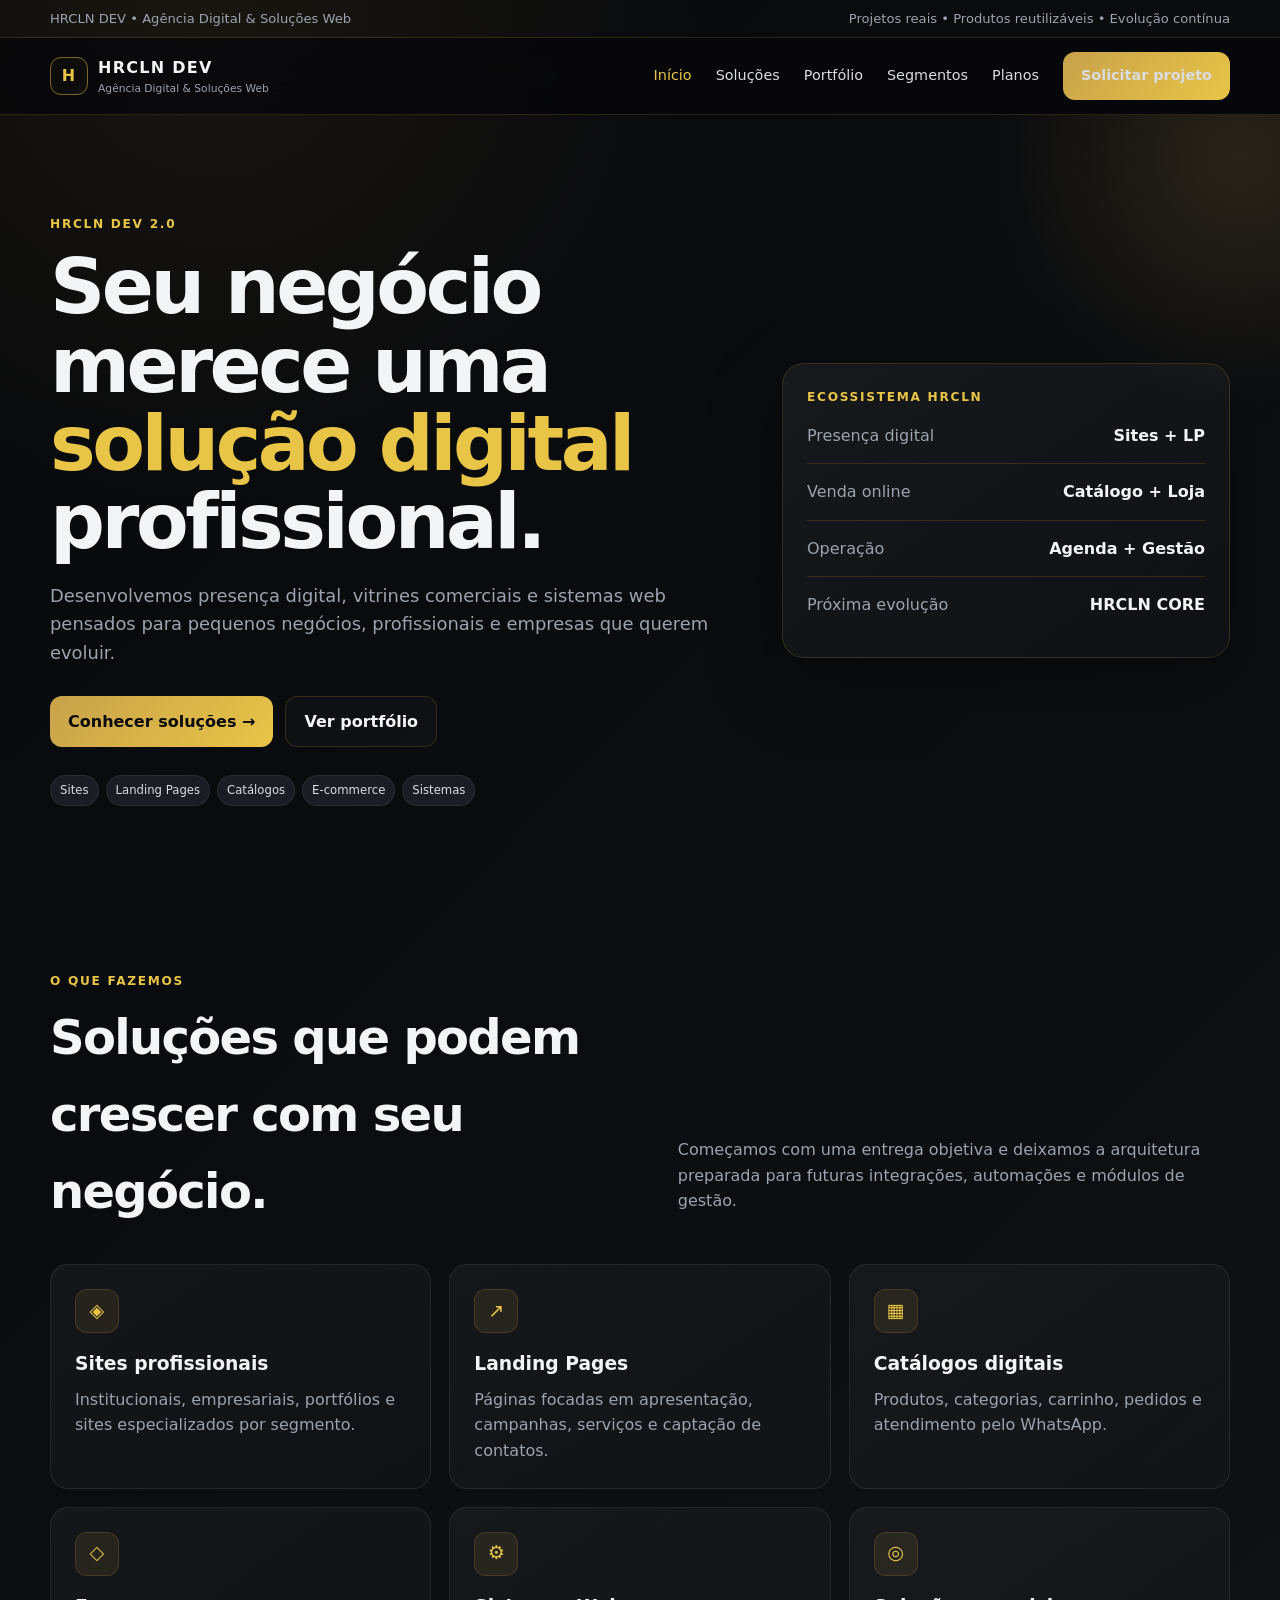
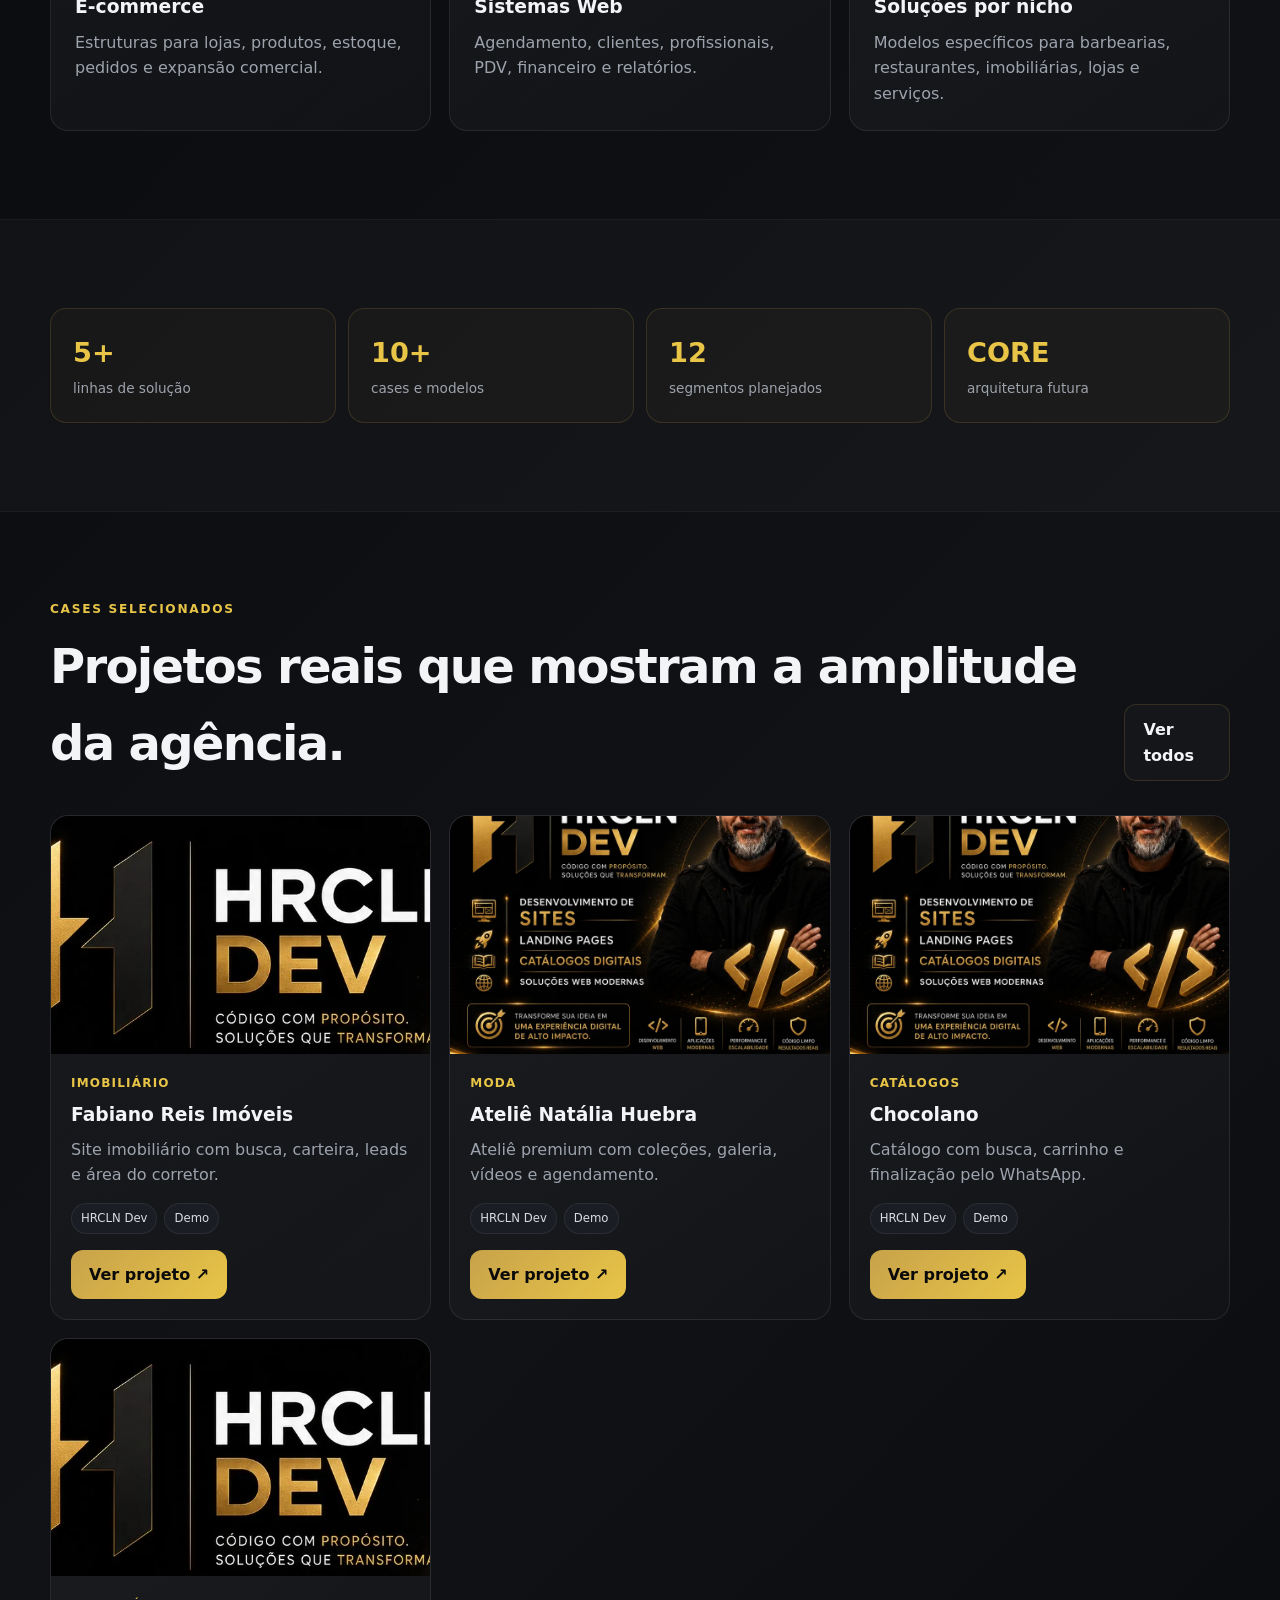
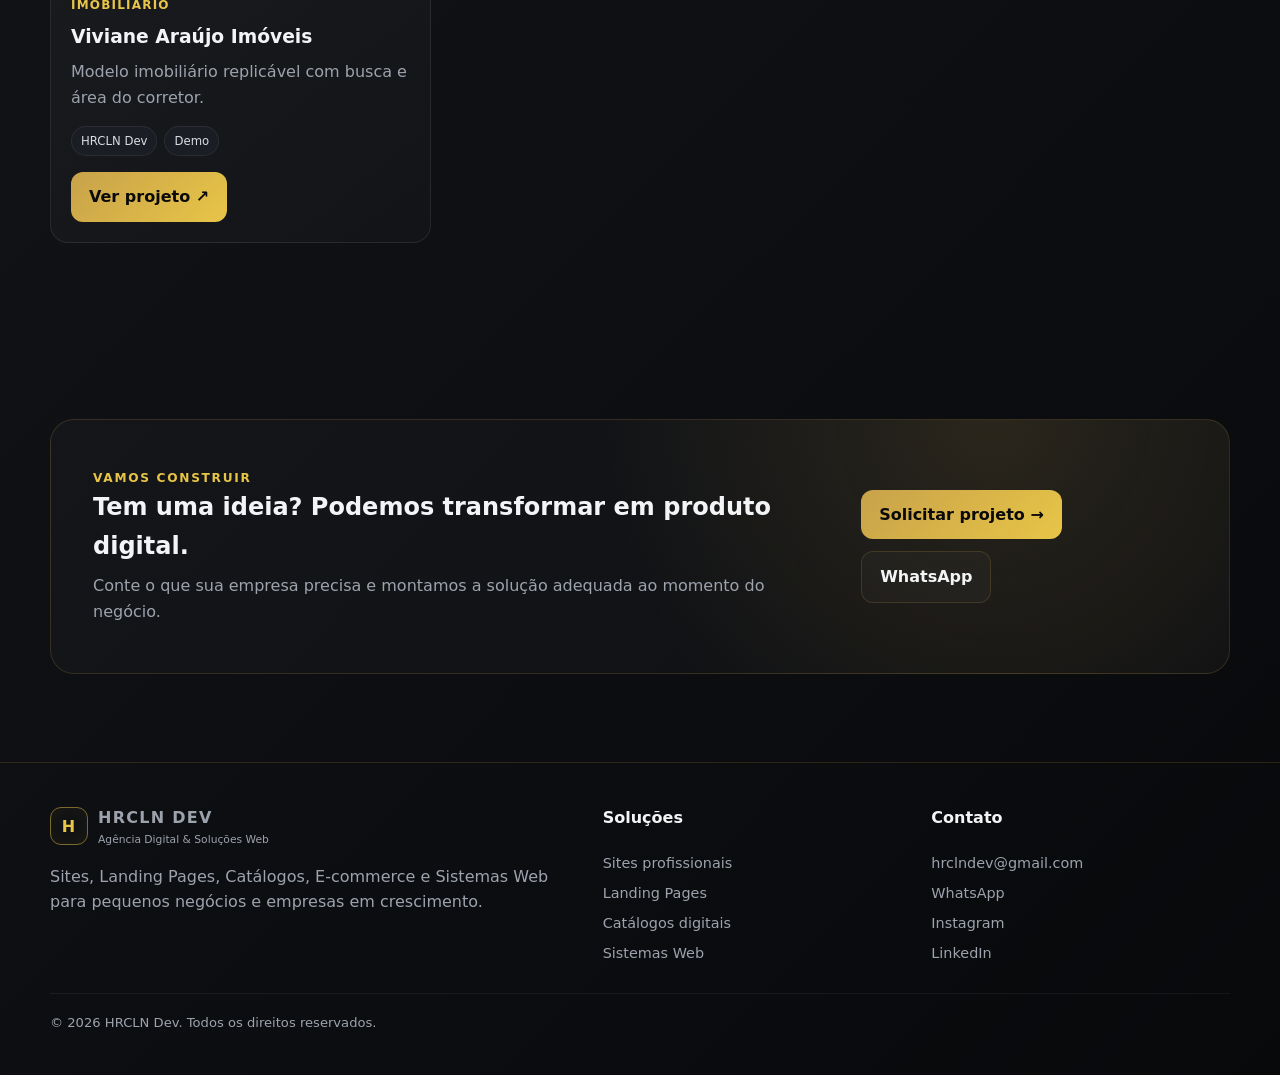
<file: index.html>
<!doctype html>
<html lang="pt-BR">
  <head>
    <meta charset="utf-8" />
    <meta name="viewport" content="width=device-width,initial-scale=1" />
    <title>
      Soluções digitais para empresas que querem crescer | HRCLN Dev
    </title>
    <meta
      name="description"
      content="Agência digital da HRCLN Dev: sites, landing pages, catálogos, e-commerce e sistemas web."
    />
    <meta name="theme-color" content="#07080a" />
    <link rel="stylesheet" href="assets/style.css" />
  </head>
  <body>
    <div class="topbar">
      <div class="container">
        <span>HRCLN DEV • Agência Digital & Soluções Web</span
        ><span
          >Projetos reais • Produtos reutilizáveis • Evolução contínua</span
        >
      </div>
    </div>
    <header class="header">
      <div class="container nav">
        <a class="brand" href="index.html" class="active"
          ><span class="brand-mark">H</span
          ><span
            >HRCLN DEV<small>Agência Digital & Soluções Web</small></span
          ></a
        ><button class="menu" aria-label="Abrir menu">☰</button>
        <nav class="navlinks">
          <a href="index.html" class="active">Início</a
          ><a href="solucoes.html">Soluções</a
          ><a href="portfolio.html">Portfólio</a
          ><a href="segmentos.html">Segmentos</a><a href="planos.html">Planos</a
          ><a class="btn btn-primary" href="contato.html">Solicitar projeto</a>
        </nav>
      </div>
    </header>
    <main>
      <section class="hero">
        <div class="container hero-grid">
          <div class="reveal">
            <div class="eyebrow">HRCLN DEV 2.0</div>
            <h1>
              Seu negócio merece uma
              <span class="gold">solução digital</span> profissional.
            </h1>
            <p>
              Desenvolvemos presença digital, vitrines comerciais e sistemas web
              pensados para pequenos negócios, profissionais e empresas que
              querem evoluir.
            </p>
            <div class="actions">
              <a class="btn btn-primary" href="solucoes.html"
                >Conhecer soluções →</a
              ><a class="btn btn-ghost" href="portfolio.html">Ver portfólio</a>
            </div>
            <div class="tags">
              <span class="tag">Sites</span
              ><span class="tag">Landing Pages</span
              ><span class="tag">Catálogos</span
              ><span class="tag">E-commerce</span
              ><span class="tag">Sistemas</span>
            </div>
          </div>
          <div class="hero-card reveal">
            <div class="eyebrow">Ecossistema HRCLN</div>
            <div class="mini">
              <span>Presença digital</span><strong>Sites + LP</strong>
            </div>
            <div class="mini">
              <span>Venda online</span><strong>Catálogo + Loja</strong>
            </div>
            <div class="mini">
              <span>Operação</span><strong>Agenda + Gestão</strong>
            </div>
            <div class="mini">
              <span>Próxima evolução</span><strong>HRCLN CORE</strong>
            </div>
          </div>
        </div>
      </section>
      <section class="section">
        <div class="container">
          <div class="section-head">
            <div>
              <div class="eyebrow">O que fazemos</div>
              <h2>Soluções que podem crescer com seu negócio.</h2>
            </div>
            <p>
              Começamos com uma entrega objetiva e deixamos a arquitetura
              preparada para futuras integrações, automações e módulos de
              gestão.
            </p>
          </div>
          <div class="grid grid-3">
            <a class="card reveal" href="solucoes.html#sites"
              ><div class="icon">◈</div>
              <h3>Sites profissionais</h3>
              <p>
                Institucionais, empresariais, portfólios e sites especializados
                por segmento.
              </p></a
            ><a class="card reveal" href="landing-pages.html"
              ><div class="icon">↗</div>
              <h3>Landing Pages</h3>
              <p>
                Páginas focadas em apresentação, campanhas, serviços e captação
                de contatos.
              </p></a
            ><a class="card reveal" href="catalogos.html"
              ><div class="icon">▦</div>
              <h3>Catálogos digitais</h3>
              <p>
                Produtos, categorias, carrinho, pedidos e atendimento pelo
                WhatsApp.
              </p></a
            ><a class="card reveal" href="solucoes.html#ecommerce"
              ><div class="icon">◇</div>
              <h3>E-commerce</h3>
              <p>
                Estruturas para lojas, produtos, estoque, pedidos e expansão
                comercial.
              </p></a
            ><a class="card reveal" href="sistemas.html"
              ><div class="icon">⚙</div>
              <h3>Sistemas Web</h3>
              <p>
                Agendamento, clientes, profissionais, PDV, financeiro e
                relatórios.
              </p></a
            ><a class="card reveal" href="segmentos.html"
              ><div class="icon">◎</div>
              <h3>Soluções por nicho</h3>
              <p>
                Modelos específicos para barbearias, restaurantes, imobiliárias,
                lojas e serviços.
              </p></a
            >
          </div>
        </div>
      </section>
      <section class="section alt">
        <div class="container">
          <div class="stats">
            <div class="stat reveal">
              <strong>5+</strong><span>linhas de solução</span>
            </div>
            <div class="stat reveal">
              <strong>10+</strong><span>cases e modelos</span>
            </div>
            <div class="stat reveal">
              <strong>12</strong><span>segmentos planejados</span>
            </div>
            <div class="stat reveal">
              <strong>CORE</strong><span>arquitetura futura</span>
            </div>
          </div>
        </div>
      </section>
      <section class="section">
        <div class="container">
          <div class="section-head">
            <div>
              <div class="eyebrow">Cases selecionados</div>
              <h2>Projetos reais que mostram a amplitude da agência.</h2>
            </div>
            <a class="btn btn-ghost" href="portfolio.html">Ver todos</a>
          </div>
          <div class="grid grid-3">
            <article
              class="card project reveal"
              data-category="imobiliário sistemas"
            >
              <img
                src="assets/projects/banner1.webp"
                alt="Projeto Fabiano Reis Imóveis"
                loading="lazy"
              />
              <div class="project-body">
                <div class="project-meta">Imobiliário</div>
                <h3>Fabiano Reis Imóveis</h3>
                <p>
                  Site imobiliário com busca, carteira, leads e área do
                  corretor.
                </p>
                <div class="tags">
                  <span class="tag">HRCLN Dev</span
                  ><span class="tag">Demo</span>
                </div>
                <div class="project-actions">
                  <a
                    class="btn btn-primary"
                    href="https://fabianoreisimoveis.com.br/"
                    target="_blank"
                    rel="noopener"
                    >Ver projeto ↗</a
                  >
                </div>
              </div>
            </article>
            <article class="card project reveal" data-category="moda serviços">
              <img
                src="assets/projects/banner.webp"
                alt="Projeto Ateliê Natália Huebra"
                loading="lazy"
              />
              <div class="project-body">
                <div class="project-meta">Moda</div>
                <h3>Ateliê Natália Huebra</h3>
                <p>
                  Ateliê premium com coleções, galeria, vídeos e agendamento.
                </p>
                <div class="tags">
                  <span class="tag">HRCLN Dev</span
                  ><span class="tag">Demo</span>
                </div>
                <div class="project-actions">
                  <a
                    class="btn btn-primary"
                    href="https://darkgreen-okapi-436692.hostingersite.com/"
                    target="_blank"
                    rel="noopener"
                    >Ver projeto ↗</a
                  >
                </div>
              </div>
            </article>
            <article
              class="card project reveal"
              data-category="catálogos alimentação"
            >
              <img
                src="assets/projects/banner.webp"
                alt="Projeto Chocolano"
                loading="lazy"
              />
              <div class="project-body">
                <div class="project-meta">Catálogos</div>
                <h3>Chocolano</h3>
                <p>Catálogo com busca, carrinho e finalização pelo WhatsApp.</p>
                <div class="tags">
                  <span class="tag">HRCLN Dev</span
                  ><span class="tag">Demo</span>
                </div>
                <div class="project-actions">
                  <a
                    class="btn btn-primary"
                    href="https://lightcoral-flamingo-375199.hostingersite.com/"
                    target="_blank"
                    rel="noopener"
                    >Ver projeto ↗</a
                  >
                </div>
              </div>
            </article>
            <article
              class="card project reveal"
              data-category="imobiliário sistemas"
            >
              <img
                src="assets/projects/banner1.webp"
                alt="Projeto Viviane Araújo Imóveis"
                loading="lazy"
              />
              <div class="project-body">
                <div class="project-meta">Imobiliário</div>
                <h3>Viviane Araújo Imóveis</h3>
                <p>
                  Modelo imobiliário replicável com busca e área do corretor.
                </p>
                <div class="tags">
                  <span class="tag">HRCLN Dev</span
                  ><span class="tag">Demo</span>
                </div>
                <div class="project-actions">
                  <a
                    class="btn btn-primary"
                    href="https://hotpink-bear-209688.hostingersite.com/"
                    target="_blank"
                    rel="noopener"
                    >Ver projeto ↗</a
                  >
                </div>
              </div>
            </article>
          </div>
        </div>
      </section>
      <section class="section">
        <div class="container">
          <div class="cta reveal">
            <div>
              <div class="eyebrow">Vamos construir</div>
              <h2>Tem uma ideia? Podemos transformar em produto digital.</h2>
              <p>
                Conte o que sua empresa precisa e montamos a solução adequada ao
                momento do negócio.
              </p>
            </div>
            <div class="actions">
              <a class="btn btn-primary" href="contato.html"
                >Solicitar projeto →</a
              ><a
                class="btn btn-ghost"
                href="https://wa.me/5521991525359"
                target="_blank"
                rel="noopener"
                >WhatsApp</a
              >
            </div>
          </div>
        </div>
      </section>
    </main>
    <footer class="footer">
      <div class="container footer-grid">
        <div>
          <div class="brand">
            <span class="brand-mark">H</span
            ><span>HRCLN DEV<small>Agência Digital & Soluções Web</small></span>
          </div>
          <p>
            Sites, Landing Pages, Catálogos, E-commerce e Sistemas Web para
            pequenos negócios e empresas em crescimento.
          </p>
        </div>
        <div>
          <h4>Soluções</h4>
          <div class="footer-links">
            <a href="solucoes.html#sites">Sites profissionais</a
            ><a href="landing-pages.html">Landing Pages</a
            ><a href="catalogos.html">Catálogos digitais</a
            ><a href="sistemas.html">Sistemas Web</a>
          </div>
        </div>
        <div>
          <h4>Contato</h4>
          <div class="footer-links">
            <a href="mailto:hrclndev@gmail.com">hrclndev@gmail.com</a
            ><a
              href="https://wa.me/5521991525359"
              target="_blank"
              rel="noopener"
              >WhatsApp</a
            ><a
              href="https://instagram.com/hrclndev"
              target="_blank"
              rel="noopener"
              >Instagram</a
            ><a
              href="https://linkedin.com/in/marcos-herculano"
              target="_blank"
              rel="noopener"
              >LinkedIn</a
            >
          </div>
        </div>
      </div>
      <div
        class="container"
        style="
          margin-top: 28px;
          border-top: 1px solid rgba(255, 255, 255, 0.06);
          padding-top: 18px;
          font-size: 0.82rem;
        "
      >
        © <span data-year></span> HRCLN Dev. Todos os direitos reservados.
      </div>
    </footer>
    <div id="toast" class="toast"></div>
    <script src="assets/app.js" defer></script>
  </body>
</html>
</file>
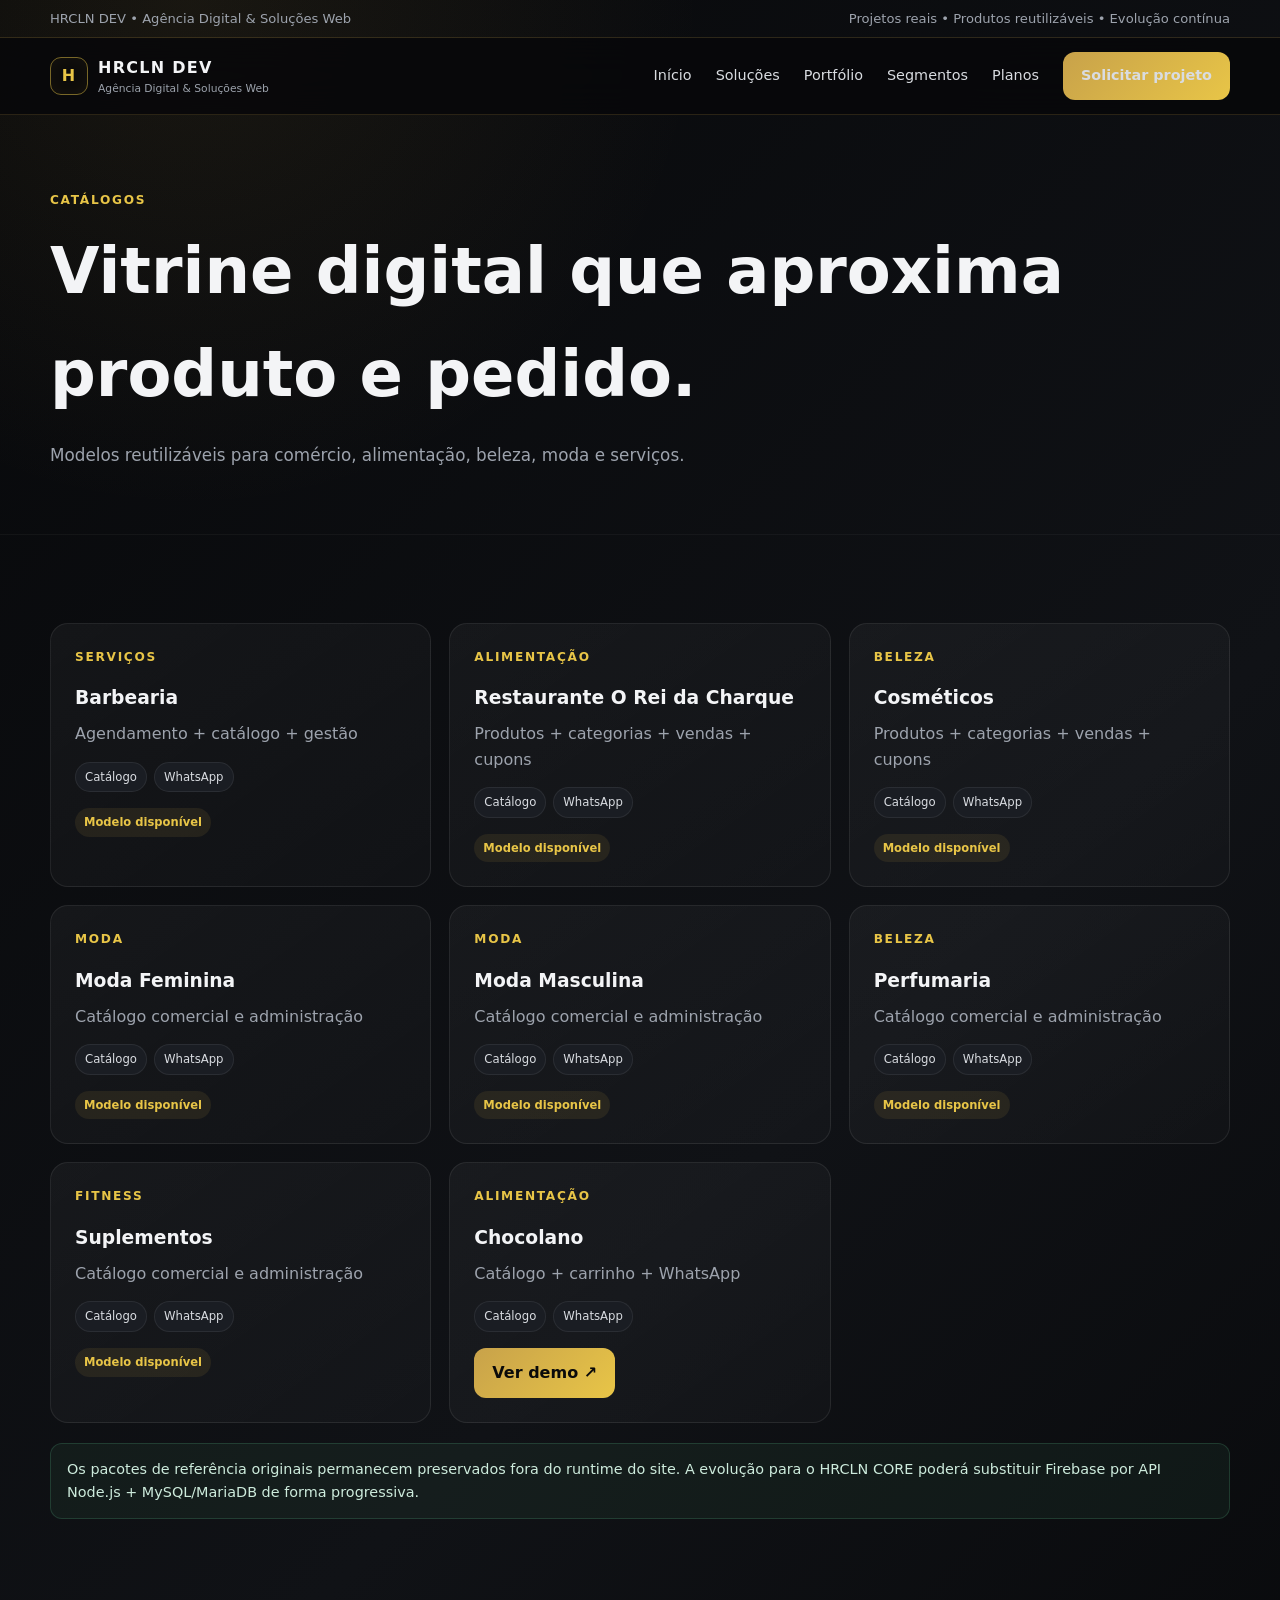
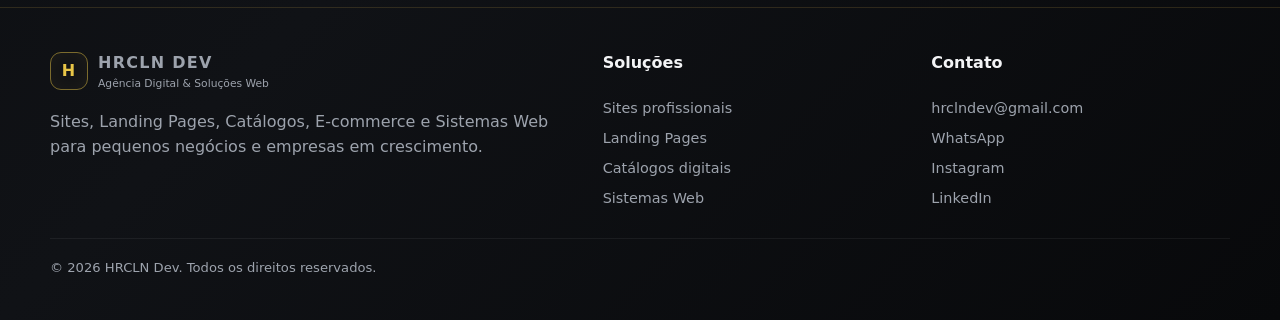
<file: catalogos.html>
<!doctype html><html lang="pt-BR"><head><meta charset="utf-8"><meta name="viewport" content="width=device-width,initial-scale=1"><title>Catálogos Digitais | HRCLN Dev</title><meta name="description" content="Modelos de catálogos digitais e soluções comerciais da HRCLN Dev."><meta name="theme-color" content="#07080a"><link rel="stylesheet" href="assets/style.css"></head><body><div class="topbar"><div class="container"><span>HRCLN DEV • Agência Digital & Soluções Web</span><span>Projetos reais • Produtos reutilizáveis • Evolução contínua</span></div></div><header class="header"><div class="container nav"><a class="brand" href="index.html"><span class="brand-mark">H</span><span>HRCLN DEV<small>Agência Digital & Soluções Web</small></span></a><button class="menu" aria-label="Abrir menu">☰</button><nav class="navlinks"><a href="index.html">Início</a><a href="solucoes.html">Soluções</a><a href="portfolio.html">Portfólio</a><a href="segmentos.html">Segmentos</a><a href="planos.html">Planos</a><a class="btn btn-primary" href="contato.html">Solicitar projeto</a></nav></div></header><main><section class="page-hero"><div class="container"><div class="eyebrow">Catálogos</div><h1>Vitrine digital que aproxima produto e pedido.</h1><p>Modelos reutilizáveis para comércio, alimentação, beleza, moda e serviços.</p></div></section><section class="section"><div class="container"><div class="grid grid-3"><article class="card reveal"><div class="eyebrow">Serviços</div><h3>Barbearia</h3><p>Agendamento + catálogo + gestão</p><div class="tags"><span class="tag">Catálogo</span><span class="tag">WhatsApp</span></div><div class="project-actions"><span class="badge">Modelo disponível</span></div></article><article class="card reveal"><div class="eyebrow">Alimentação</div><h3>Restaurante O Rei da Charque</h3><p>Produtos + categorias + vendas + cupons</p><div class="tags"><span class="tag">Catálogo</span><span class="tag">WhatsApp</span></div><div class="project-actions"><span class="badge">Modelo disponível</span></div></article><article class="card reveal"><div class="eyebrow">Beleza</div><h3>Cosméticos</h3><p>Produtos + categorias + vendas + cupons</p><div class="tags"><span class="tag">Catálogo</span><span class="tag">WhatsApp</span></div><div class="project-actions"><span class="badge">Modelo disponível</span></div></article><article class="card reveal"><div class="eyebrow">Moda</div><h3>Moda Feminina</h3><p>Catálogo comercial e administração</p><div class="tags"><span class="tag">Catálogo</span><span class="tag">WhatsApp</span></div><div class="project-actions"><span class="badge">Modelo disponível</span></div></article><article class="card reveal"><div class="eyebrow">Moda</div><h3>Moda Masculina</h3><p>Catálogo comercial e administração</p><div class="tags"><span class="tag">Catálogo</span><span class="tag">WhatsApp</span></div><div class="project-actions"><span class="badge">Modelo disponível</span></div></article><article class="card reveal"><div class="eyebrow">Beleza</div><h3>Perfumaria</h3><p>Catálogo comercial e administração</p><div class="tags"><span class="tag">Catálogo</span><span class="tag">WhatsApp</span></div><div class="project-actions"><span class="badge">Modelo disponível</span></div></article><article class="card reveal"><div class="eyebrow">Fitness</div><h3>Suplementos</h3><p>Catálogo comercial e administração</p><div class="tags"><span class="tag">Catálogo</span><span class="tag">WhatsApp</span></div><div class="project-actions"><span class="badge">Modelo disponível</span></div></article><article class="card reveal"><div class="eyebrow">Alimentação</div><h3>Chocolano</h3><p>Catálogo + carrinho + WhatsApp</p><div class="tags"><span class="tag">Catálogo</span><span class="tag">WhatsApp</span></div><div class="project-actions"><a class="btn btn-primary" href="https://lightcoral-flamingo-375199.hostingersite.com/" target="_blank" rel="noopener">Ver demo ↗</a></div></article></div><div class="notice" style="margin-top:20px">Os pacotes de referência originais permanecem preservados fora do runtime do site. A evolução para o HRCLN CORE poderá substituir Firebase por API Node.js + MySQL/MariaDB de forma progressiva.</div></div></section></main><footer class="footer"><div class="container footer-grid"><div><div class="brand"><span class="brand-mark">H</span><span>HRCLN DEV<small>Agência Digital & Soluções Web</small></span></div><p>Sites, Landing Pages, Catálogos, E-commerce e Sistemas Web para pequenos negócios e empresas em crescimento.</p></div><div><h4>Soluções</h4><div class="footer-links"><a href="solucoes.html#sites">Sites profissionais</a><a href="landing-pages.html">Landing Pages</a><a href="catalogos.html">Catálogos digitais</a><a href="sistemas.html">Sistemas Web</a></div></div><div><h4>Contato</h4><div class="footer-links"><a href="mailto:hrclndev@gmail.com">hrclndev@gmail.com</a><a href="https://wa.me/5521991525359" target="_blank" rel="noopener">WhatsApp</a><a href="https://instagram.com/hrclndev" target="_blank" rel="noopener">Instagram</a><a href="https://linkedin.com/in/marcos-herculano" target="_blank" rel="noopener">LinkedIn</a></div></div></div><div class="container" style="margin-top:28px;border-top:1px solid rgba(255,255,255,.06);padding-top:18px;font-size:.82rem">© <span data-year></span> HRCLN Dev. Todos os direitos reservados.</div></footer><div id="toast" class="toast"></div><script src="assets/app.js" defer></script></body></html>
</file>
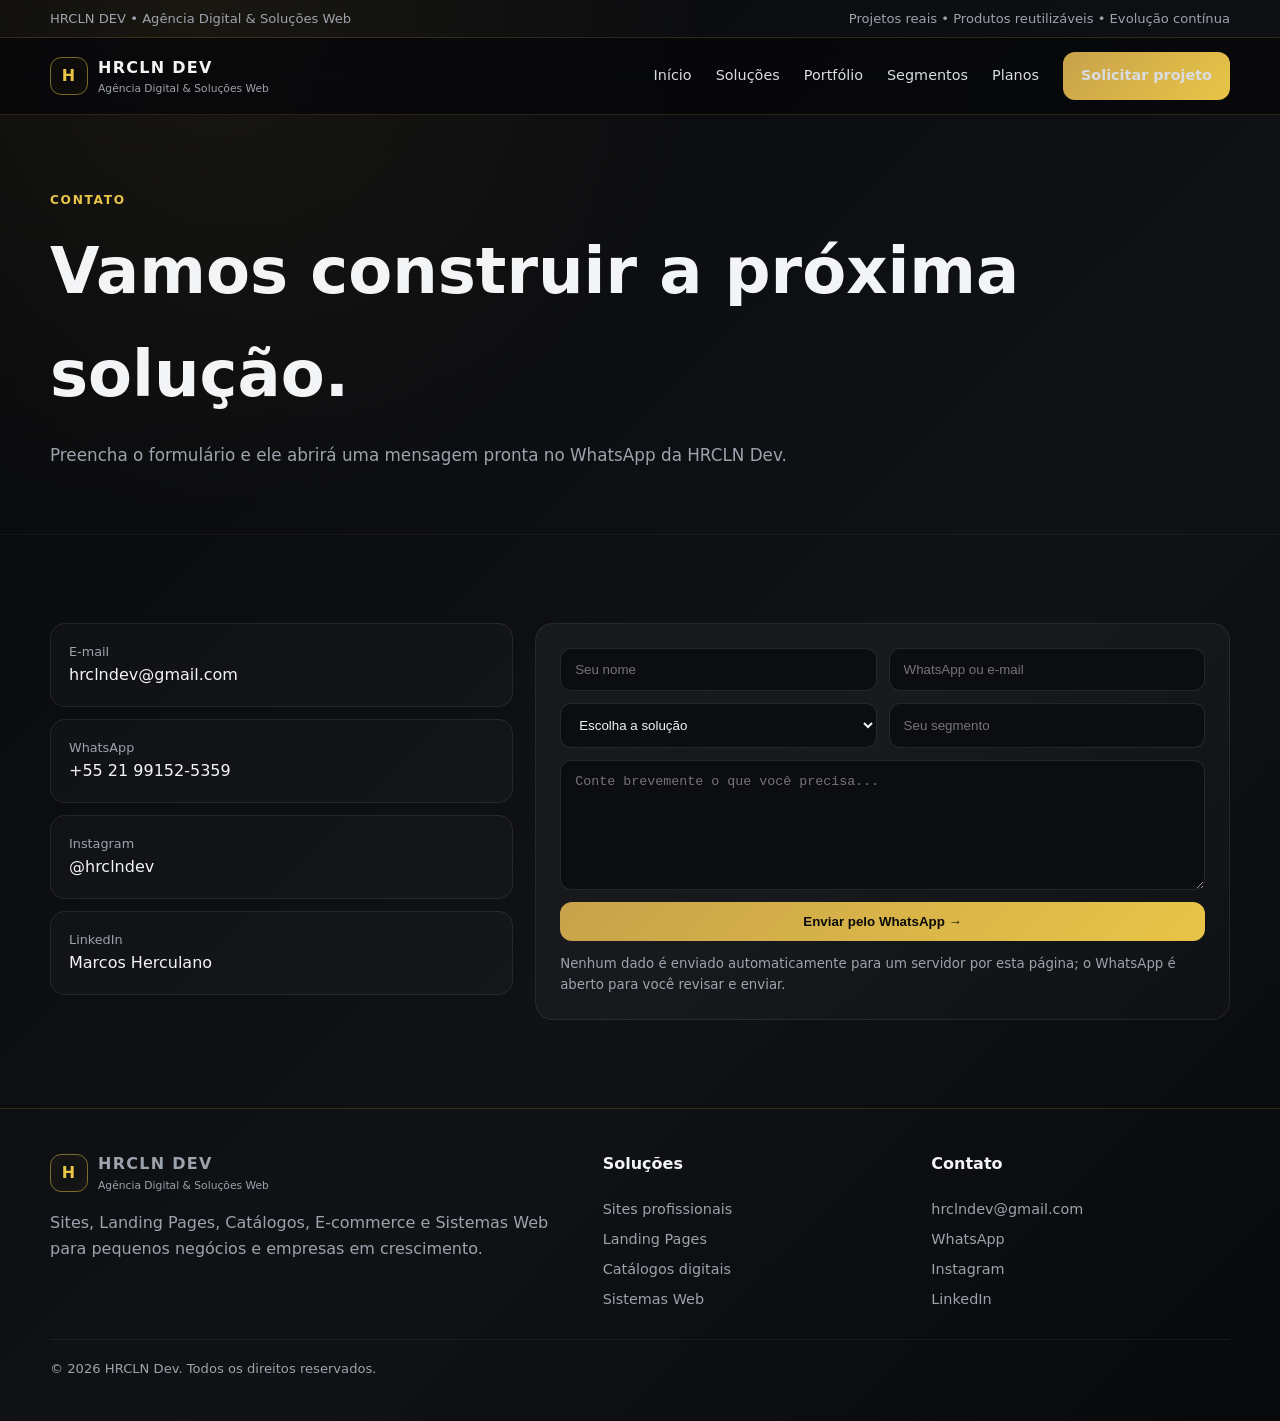
<file: contato.html>
<!doctype html><html lang="pt-BR"><head><meta charset="utf-8"><meta name="viewport" content="width=device-width,initial-scale=1"><title>Contato | HRCLN Dev</title><meta name="description" content="Solicite um projeto ou converse com a HRCLN Dev."><meta name="theme-color" content="#07080a"><link rel="stylesheet" href="assets/style.css"></head><body><div class="topbar"><div class="container"><span>HRCLN DEV • Agência Digital & Soluções Web</span><span>Projetos reais • Produtos reutilizáveis • Evolução contínua</span></div></div><header class="header"><div class="container nav"><a class="brand" href="index.html"><span class="brand-mark">H</span><span>HRCLN DEV<small>Agência Digital & Soluções Web</small></span></a><button class="menu" aria-label="Abrir menu">☰</button><nav class="navlinks"><a href="index.html">Início</a><a href="solucoes.html">Soluções</a><a href="portfolio.html">Portfólio</a><a href="segmentos.html">Segmentos</a><a href="planos.html">Planos</a><a class="btn btn-primary" href="contato.html" class="active">Solicitar projeto</a></nav></div></header><main><section class="page-hero"><div class="container"><div class="eyebrow">Contato</div><h1>Vamos construir a próxima solução.</h1><p>Preencha o formulário e ele abrirá uma mensagem pronta no WhatsApp da HRCLN Dev.</p></div></section><section class="section"><div class="container contact-grid"><div><div class="contact-list"><div class="contact-item"><span>E-mail</span><a href="mailto:hrclndev@gmail.com">hrclndev@gmail.com</a></div><div class="contact-item"><span>WhatsApp</span><a href="https://wa.me/5521991525359" target="_blank" rel="noopener">+55 21 99152-5359</a></div><div class="contact-item"><span>Instagram</span><a href="https://instagram.com/hrclndev" target="_blank" rel="noopener">@hrclndev</a></div><div class="contact-item"><span>LinkedIn</span><a href="https://linkedin.com/in/marcos-herculano" target="_blank" rel="noopener">Marcos Herculano</a></div></div></div><div class="card"><form id="orcamento-form" class="form"><div class="form-row"><input class="input" name="nome" required placeholder="Seu nome"><input class="input" name="contato" required placeholder="WhatsApp ou e-mail"></div><div class="form-row"><select class="select" name="solucao" required><option value="">Escolha a solução</option><option>Landing Page</option><option>Site profissional</option><option>Catálogo digital</option><option>E-commerce</option><option>Sistema Web</option><option>Projeto personalizado</option></select><input class="input" name="segmento" placeholder="Seu segmento"></div><textarea class="textarea" name="mensagem" required placeholder="Conte brevemente o que você precisa..."></textarea><button class="btn btn-primary" type="submit">Enviar pelo WhatsApp →</button><small style="color:var(--muted)">Nenhum dado é enviado automaticamente para um servidor por esta página; o WhatsApp é aberto para você revisar e enviar.</small></form></div></div></section></main><footer class="footer"><div class="container footer-grid"><div><div class="brand"><span class="brand-mark">H</span><span>HRCLN DEV<small>Agência Digital & Soluções Web</small></span></div><p>Sites, Landing Pages, Catálogos, E-commerce e Sistemas Web para pequenos negócios e empresas em crescimento.</p></div><div><h4>Soluções</h4><div class="footer-links"><a href="solucoes.html#sites">Sites profissionais</a><a href="landing-pages.html">Landing Pages</a><a href="catalogos.html">Catálogos digitais</a><a href="sistemas.html">Sistemas Web</a></div></div><div><h4>Contato</h4><div class="footer-links"><a href="mailto:hrclndev@gmail.com">hrclndev@gmail.com</a><a href="https://wa.me/5521991525359" target="_blank" rel="noopener">WhatsApp</a><a href="https://instagram.com/hrclndev" target="_blank" rel="noopener">Instagram</a><a href="https://linkedin.com/in/marcos-herculano" target="_blank" rel="noopener">LinkedIn</a></div></div></div><div class="container" style="margin-top:28px;border-top:1px solid rgba(255,255,255,.06);padding-top:18px;font-size:.82rem">© <span data-year></span> HRCLN Dev. Todos os direitos reservados.</div></footer><div id="toast" class="toast"></div><script src="assets/app.js" defer></script></body></html>
</file>
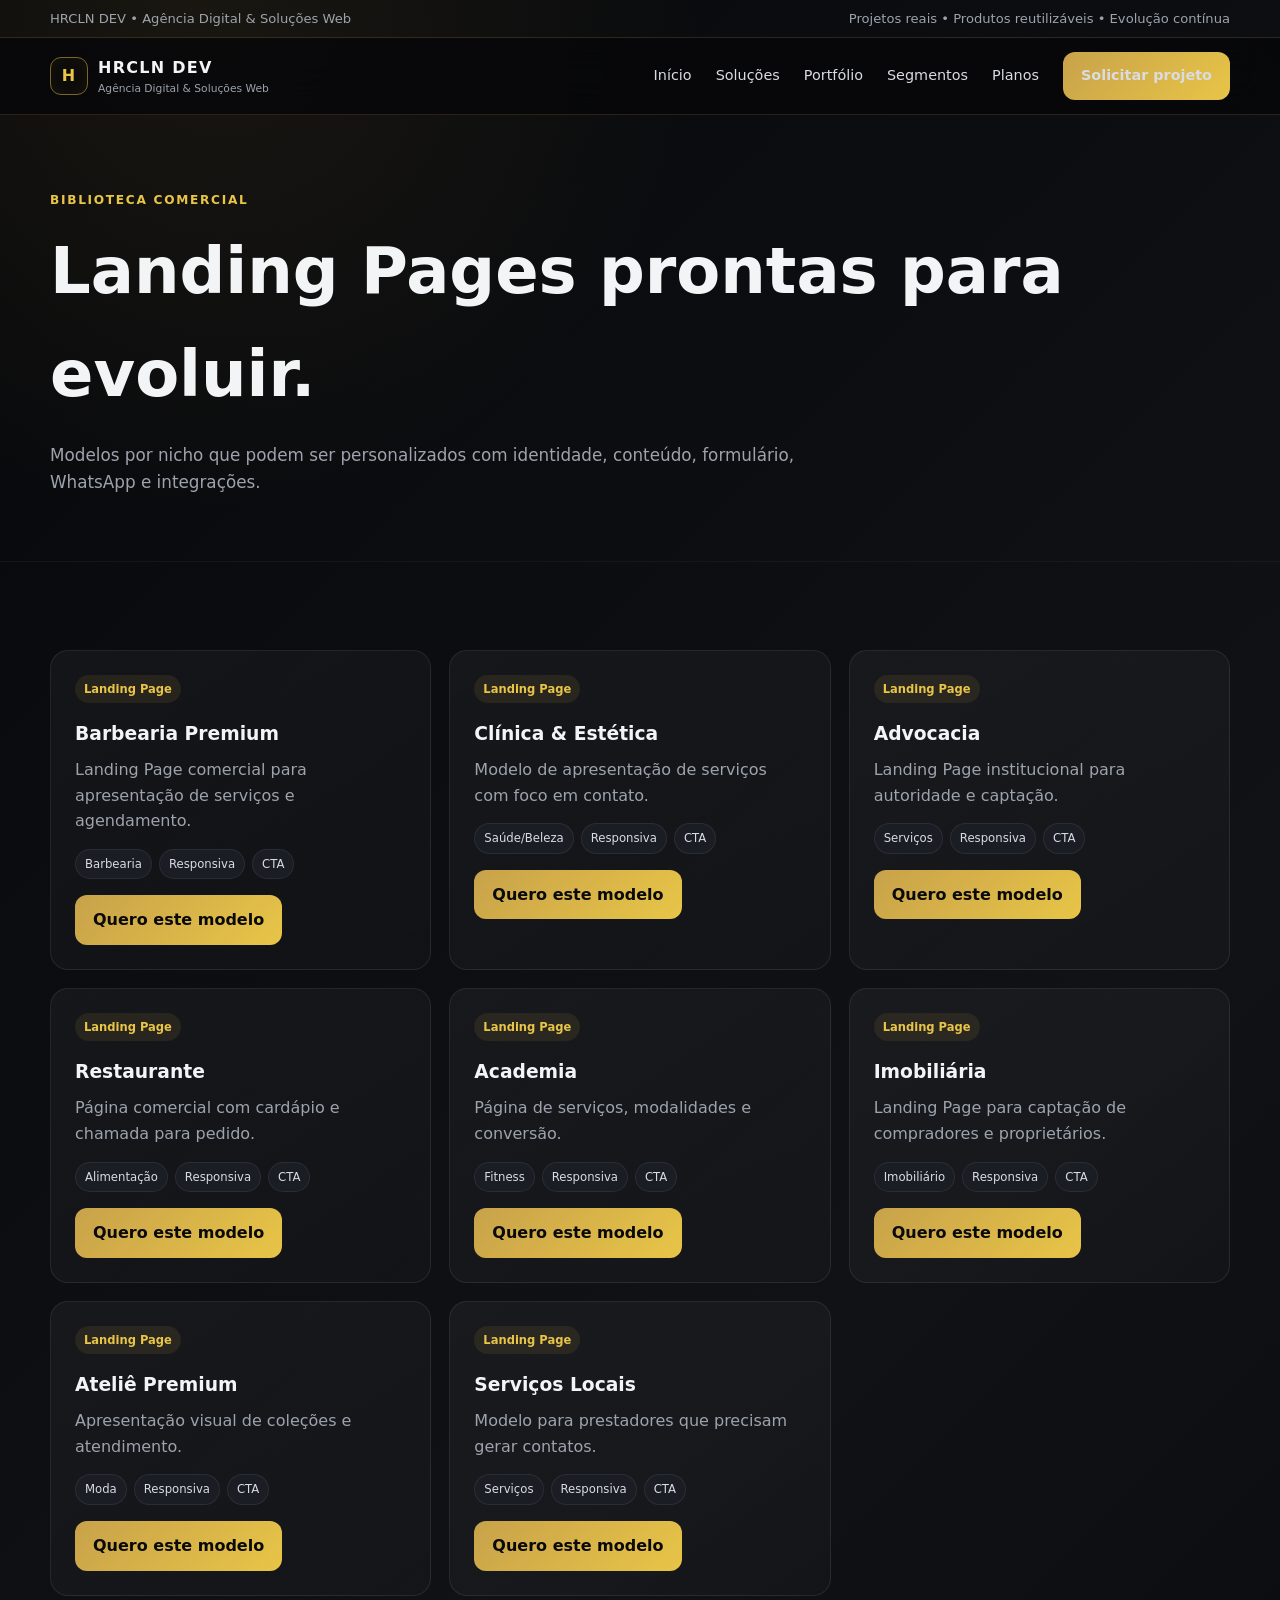
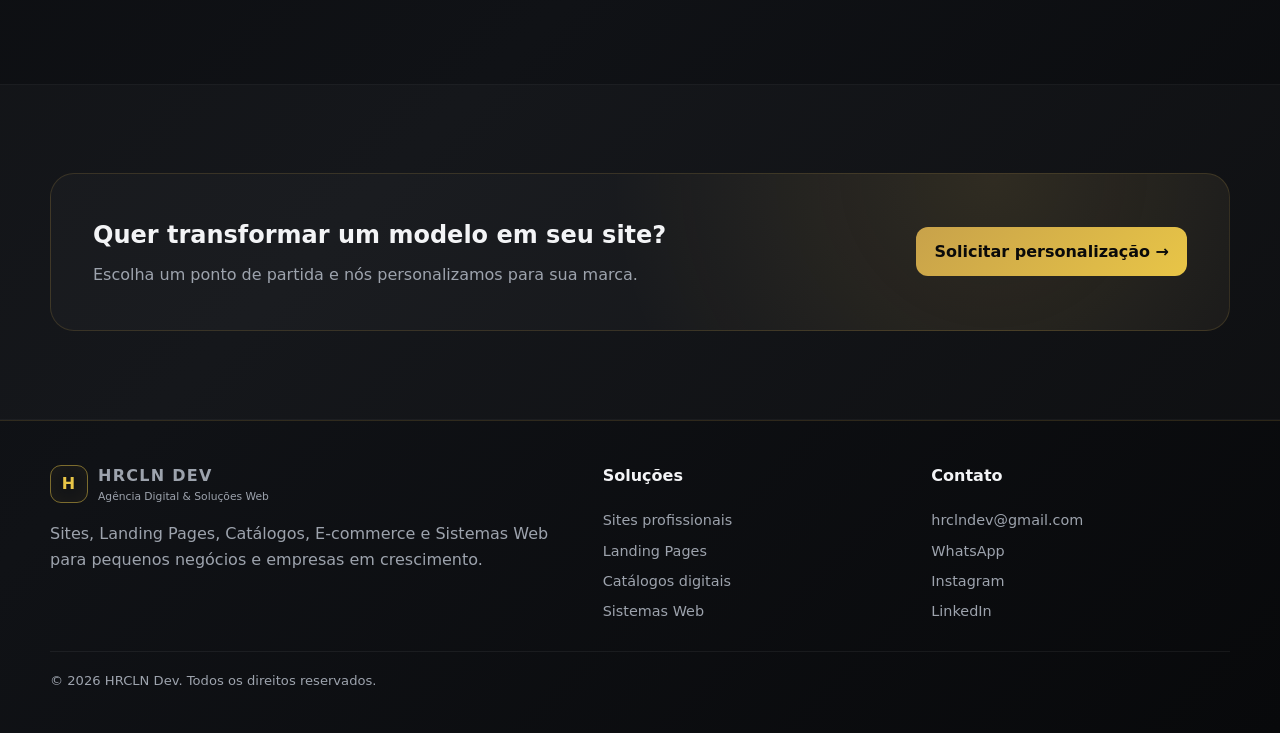
<file: landing-pages.html>
<!doctype html><html lang="pt-BR"><head><meta charset="utf-8"><meta name="viewport" content="width=device-width,initial-scale=1"><title>Landing Pages | HRCLN Dev</title><meta name="description" content="Biblioteca de Landing Pages da HRCLN Dev."><meta name="theme-color" content="#07080a"><link rel="stylesheet" href="assets/style.css"></head><body><div class="topbar"><div class="container"><span>HRCLN DEV • Agência Digital & Soluções Web</span><span>Projetos reais • Produtos reutilizáveis • Evolução contínua</span></div></div><header class="header"><div class="container nav"><a class="brand" href="index.html"><span class="brand-mark">H</span><span>HRCLN DEV<small>Agência Digital & Soluções Web</small></span></a><button class="menu" aria-label="Abrir menu">☰</button><nav class="navlinks"><a href="index.html">Início</a><a href="solucoes.html">Soluções</a><a href="portfolio.html">Portfólio</a><a href="segmentos.html">Segmentos</a><a href="planos.html">Planos</a><a class="btn btn-primary" href="contato.html">Solicitar projeto</a></nav></div></header><main><section class="page-hero"><div class="container"><div class="eyebrow">Biblioteca comercial</div><h1>Landing Pages prontas para evoluir.</h1><p>Modelos por nicho que podem ser personalizados com identidade, conteúdo, formulário, WhatsApp e integrações.</p></div></section><section class="section"><div class="container"><div class="grid grid-3"><article class="card reveal"><span class="badge">Landing Page</span><h3>Barbearia Premium</h3><p>Landing Page comercial para apresentação de serviços e agendamento.</p><div class="tags"><span class="tag">Barbearia</span><span class="tag">Responsiva</span><span class="tag">CTA</span></div><div class="project-actions"><a class="btn btn-primary" href="contato.html?solucao=Barbearia Premium">Quero este modelo</a></div></article><article class="card reveal"><span class="badge">Landing Page</span><h3>Clínica & Estética</h3><p>Modelo de apresentação de serviços com foco em contato.</p><div class="tags"><span class="tag">Saúde/Beleza</span><span class="tag">Responsiva</span><span class="tag">CTA</span></div><div class="project-actions"><a class="btn btn-primary" href="contato.html?solucao=Clínica & Estética">Quero este modelo</a></div></article><article class="card reveal"><span class="badge">Landing Page</span><h3>Advocacia</h3><p>Landing Page institucional para autoridade e captação.</p><div class="tags"><span class="tag">Serviços</span><span class="tag">Responsiva</span><span class="tag">CTA</span></div><div class="project-actions"><a class="btn btn-primary" href="contato.html?solucao=Advocacia">Quero este modelo</a></div></article><article class="card reveal"><span class="badge">Landing Page</span><h3>Restaurante</h3><p>Página comercial com cardápio e chamada para pedido.</p><div class="tags"><span class="tag">Alimentação</span><span class="tag">Responsiva</span><span class="tag">CTA</span></div><div class="project-actions"><a class="btn btn-primary" href="contato.html?solucao=Restaurante">Quero este modelo</a></div></article><article class="card reveal"><span class="badge">Landing Page</span><h3>Academia</h3><p>Página de serviços, modalidades e conversão.</p><div class="tags"><span class="tag">Fitness</span><span class="tag">Responsiva</span><span class="tag">CTA</span></div><div class="project-actions"><a class="btn btn-primary" href="contato.html?solucao=Academia">Quero este modelo</a></div></article><article class="card reveal"><span class="badge">Landing Page</span><h3>Imobiliária</h3><p>Landing Page para captação de compradores e proprietários.</p><div class="tags"><span class="tag">Imobiliário</span><span class="tag">Responsiva</span><span class="tag">CTA</span></div><div class="project-actions"><a class="btn btn-primary" href="contato.html?solucao=Imobiliária">Quero este modelo</a></div></article><article class="card reveal"><span class="badge">Landing Page</span><h3>Ateliê Premium</h3><p>Apresentação visual de coleções e atendimento.</p><div class="tags"><span class="tag">Moda</span><span class="tag">Responsiva</span><span class="tag">CTA</span></div><div class="project-actions"><a class="btn btn-primary" href="contato.html?solucao=Ateliê Premium">Quero este modelo</a></div></article><article class="card reveal"><span class="badge">Landing Page</span><h3>Serviços Locais</h3><p>Modelo para prestadores que precisam gerar contatos.</p><div class="tags"><span class="tag">Serviços</span><span class="tag">Responsiva</span><span class="tag">CTA</span></div><div class="project-actions"><a class="btn btn-primary" href="contato.html?solucao=Serviços Locais">Quero este modelo</a></div></article></div></div></section><section class="section alt"><div class="container"><div class="cta"><div><h2>Quer transformar um modelo em seu site?</h2><p>Escolha um ponto de partida e nós personalizamos para sua marca.</p></div><a class="btn btn-primary" href="contato.html">Solicitar personalização →</a></div></div></section></main><footer class="footer"><div class="container footer-grid"><div><div class="brand"><span class="brand-mark">H</span><span>HRCLN DEV<small>Agência Digital & Soluções Web</small></span></div><p>Sites, Landing Pages, Catálogos, E-commerce e Sistemas Web para pequenos negócios e empresas em crescimento.</p></div><div><h4>Soluções</h4><div class="footer-links"><a href="solucoes.html#sites">Sites profissionais</a><a href="landing-pages.html">Landing Pages</a><a href="catalogos.html">Catálogos digitais</a><a href="sistemas.html">Sistemas Web</a></div></div><div><h4>Contato</h4><div class="footer-links"><a href="mailto:hrclndev@gmail.com">hrclndev@gmail.com</a><a href="https://wa.me/5521991525359" target="_blank" rel="noopener">WhatsApp</a><a href="https://instagram.com/hrclndev" target="_blank" rel="noopener">Instagram</a><a href="https://linkedin.com/in/marcos-herculano" target="_blank" rel="noopener">LinkedIn</a></div></div></div><div class="container" style="margin-top:28px;border-top:1px solid rgba(255,255,255,.06);padding-top:18px;font-size:.82rem">© <span data-year></span> HRCLN Dev. Todos os direitos reservados.</div></footer><div id="toast" class="toast"></div><script src="assets/app.js" defer></script></body></html>
</file>
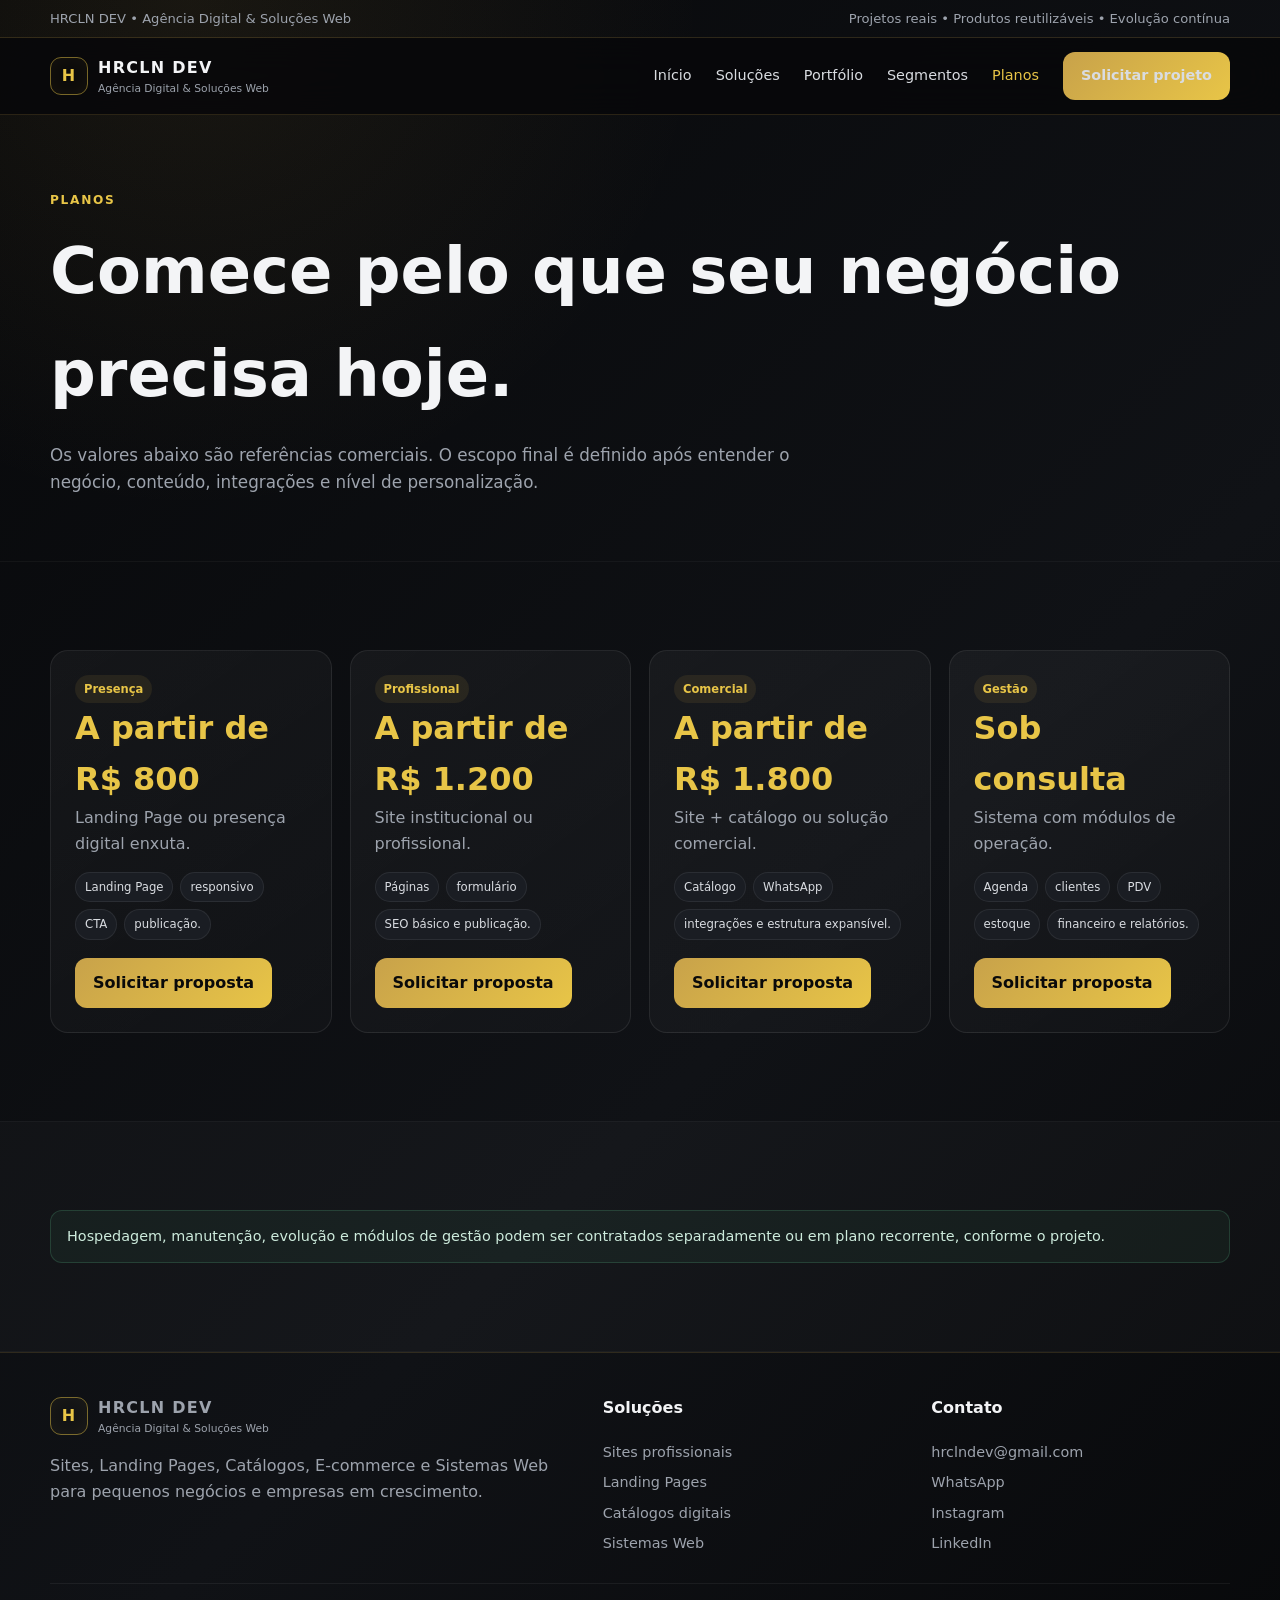
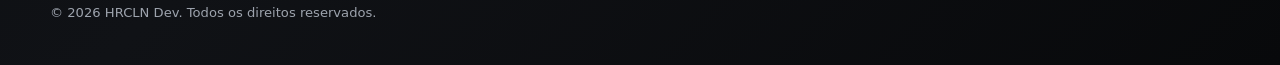
<file: planos.html>
<!doctype html><html lang="pt-BR"><head><meta charset="utf-8"><meta name="viewport" content="width=device-width,initial-scale=1"><title>Planos | HRCLN Dev</title><meta name="description" content="Modelos comerciais iniciais da HRCLN Dev."><meta name="theme-color" content="#07080a"><link rel="stylesheet" href="assets/style.css"></head><body><div class="topbar"><div class="container"><span>HRCLN DEV • Agência Digital & Soluções Web</span><span>Projetos reais • Produtos reutilizáveis • Evolução contínua</span></div></div><header class="header"><div class="container nav"><a class="brand" href="index.html"><span class="brand-mark">H</span><span>HRCLN DEV<small>Agência Digital & Soluções Web</small></span></a><button class="menu" aria-label="Abrir menu">☰</button><nav class="navlinks"><a href="index.html">Início</a><a href="solucoes.html">Soluções</a><a href="portfolio.html">Portfólio</a><a href="segmentos.html">Segmentos</a><a href="planos.html" class="active">Planos</a><a class="btn btn-primary" href="contato.html">Solicitar projeto</a></nav></div></header><main><section class="page-hero"><div class="container"><div class="eyebrow">Planos</div><h1>Comece pelo que seu negócio precisa hoje.</h1><p>Os valores abaixo são referências comerciais. O escopo final é definido após entender o negócio, conteúdo, integrações e nível de personalização.</p></div></section><section class="section"><div class="container"><div class="grid grid-4"><article class="card reveal"><span class="badge">Presença</span><div class="price">A partir de R$ 800</div><p>Landing Page ou presença digital enxuta.</p><div class="tags"><span class="tag">Landing Page</span><span class="tag">responsivo</span><span class="tag">CTA</span><span class="tag">publicação.</span></div><a class="btn btn-primary" style="margin-top:18px" href="contato.html?plano=Presença">Solicitar proposta</a></article><article class="card reveal"><span class="badge">Profissional</span><div class="price">A partir de R$ 1.200</div><p>Site institucional ou profissional.</p><div class="tags"><span class="tag">Páginas</span><span class="tag">formulário</span><span class="tag">SEO básico e publicação.</span></div><a class="btn btn-primary" style="margin-top:18px" href="contato.html?plano=Profissional">Solicitar proposta</a></article><article class="card reveal"><span class="badge">Comercial</span><div class="price">A partir de R$ 1.800</div><p>Site + catálogo ou solução comercial.</p><div class="tags"><span class="tag">Catálogo</span><span class="tag">WhatsApp</span><span class="tag">integrações e estrutura expansível.</span></div><a class="btn btn-primary" style="margin-top:18px" href="contato.html?plano=Comercial">Solicitar proposta</a></article><article class="card reveal"><span class="badge">Gestão</span><div class="price">Sob consulta</div><p>Sistema com módulos de operação.</p><div class="tags"><span class="tag">Agenda</span><span class="tag">clientes</span><span class="tag">PDV</span><span class="tag">estoque</span><span class="tag">financeiro e relatórios.</span></div><a class="btn btn-primary" style="margin-top:18px" href="contato.html?plano=Gestão">Solicitar proposta</a></article></div></div></section><section class="section alt"><div class="container"><div class="notice">Hospedagem, manutenção, evolução e módulos de gestão podem ser contratados separadamente ou em plano recorrente, conforme o projeto.</div></div></section></main><footer class="footer"><div class="container footer-grid"><div><div class="brand"><span class="brand-mark">H</span><span>HRCLN DEV<small>Agência Digital & Soluções Web</small></span></div><p>Sites, Landing Pages, Catálogos, E-commerce e Sistemas Web para pequenos negócios e empresas em crescimento.</p></div><div><h4>Soluções</h4><div class="footer-links"><a href="solucoes.html#sites">Sites profissionais</a><a href="landing-pages.html">Landing Pages</a><a href="catalogos.html">Catálogos digitais</a><a href="sistemas.html">Sistemas Web</a></div></div><div><h4>Contato</h4><div class="footer-links"><a href="mailto:hrclndev@gmail.com">hrclndev@gmail.com</a><a href="https://wa.me/5521991525359" target="_blank" rel="noopener">WhatsApp</a><a href="https://instagram.com/hrclndev" target="_blank" rel="noopener">Instagram</a><a href="https://linkedin.com/in/marcos-herculano" target="_blank" rel="noopener">LinkedIn</a></div></div></div><div class="container" style="margin-top:28px;border-top:1px solid rgba(255,255,255,.06);padding-top:18px;font-size:.82rem">© <span data-year></span> HRCLN Dev. Todos os direitos reservados.</div></footer><div id="toast" class="toast"></div><script src="assets/app.js" defer></script></body></html>
</file>
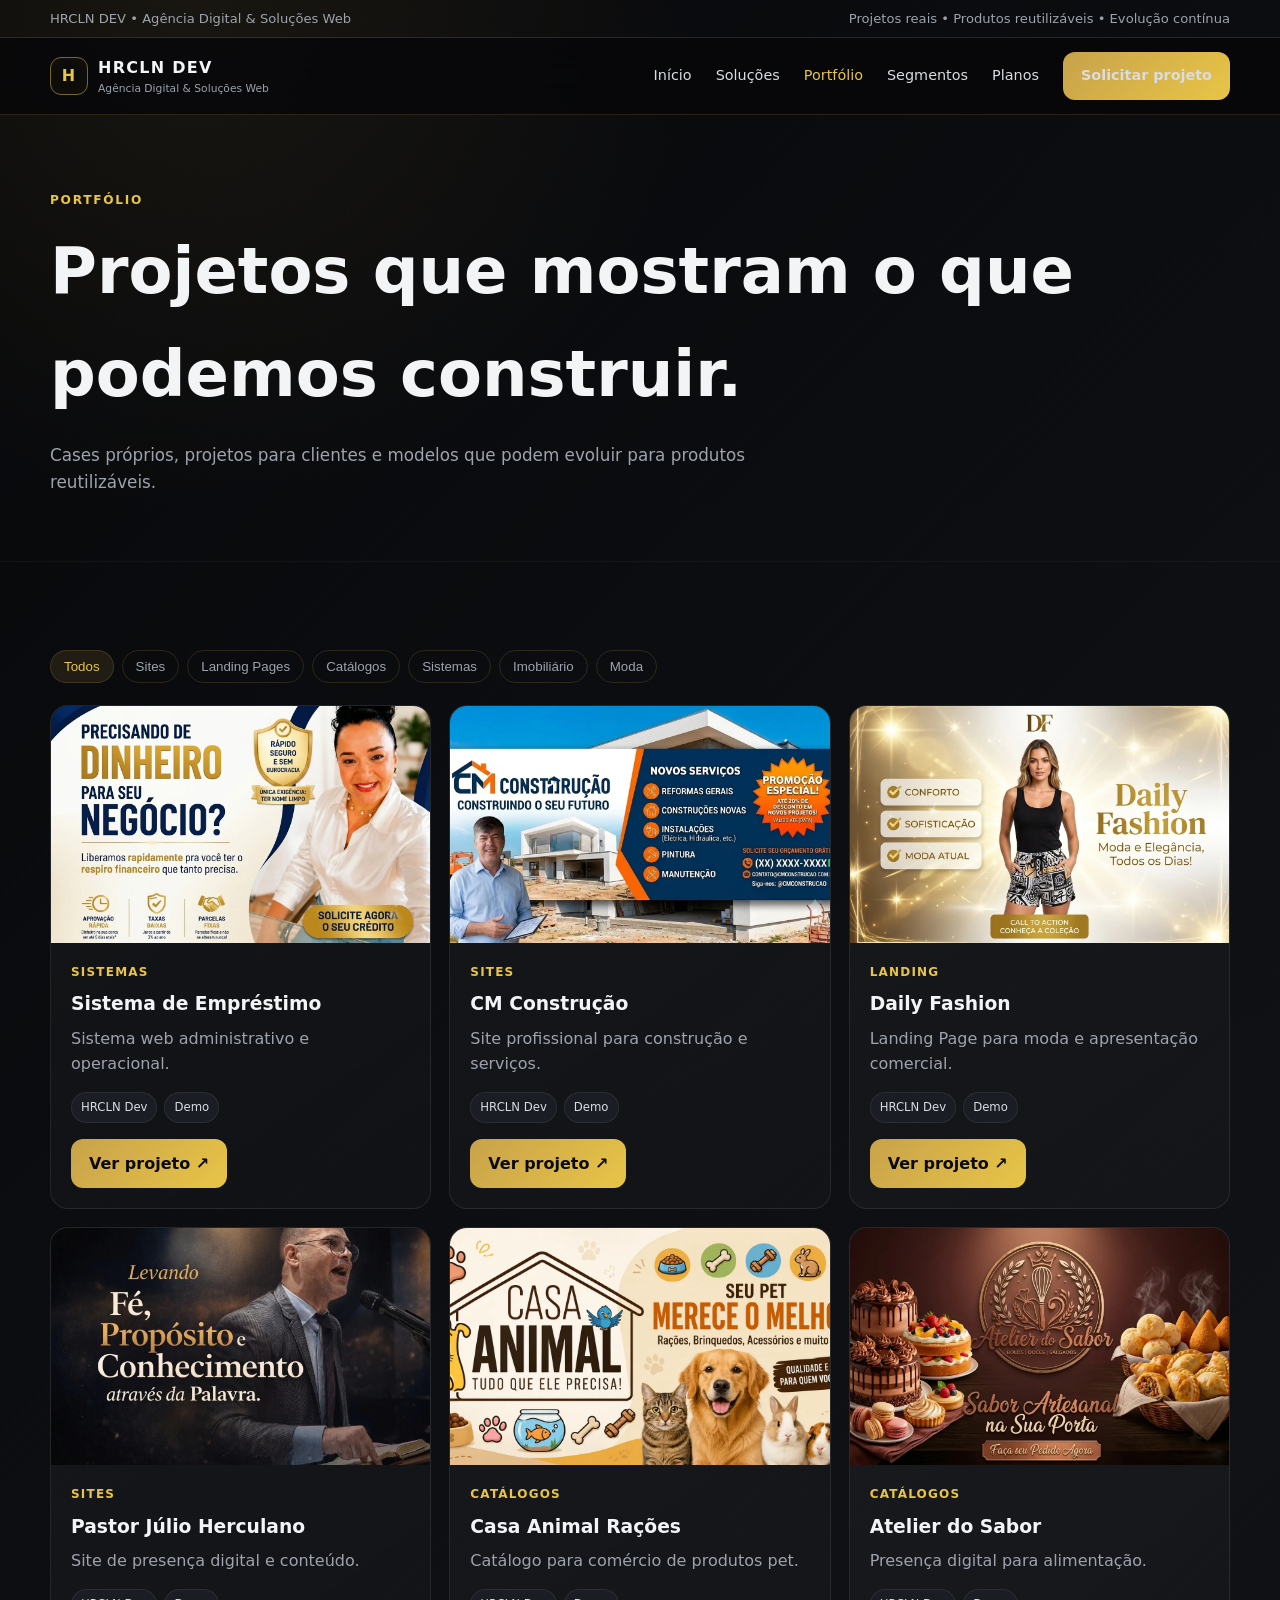
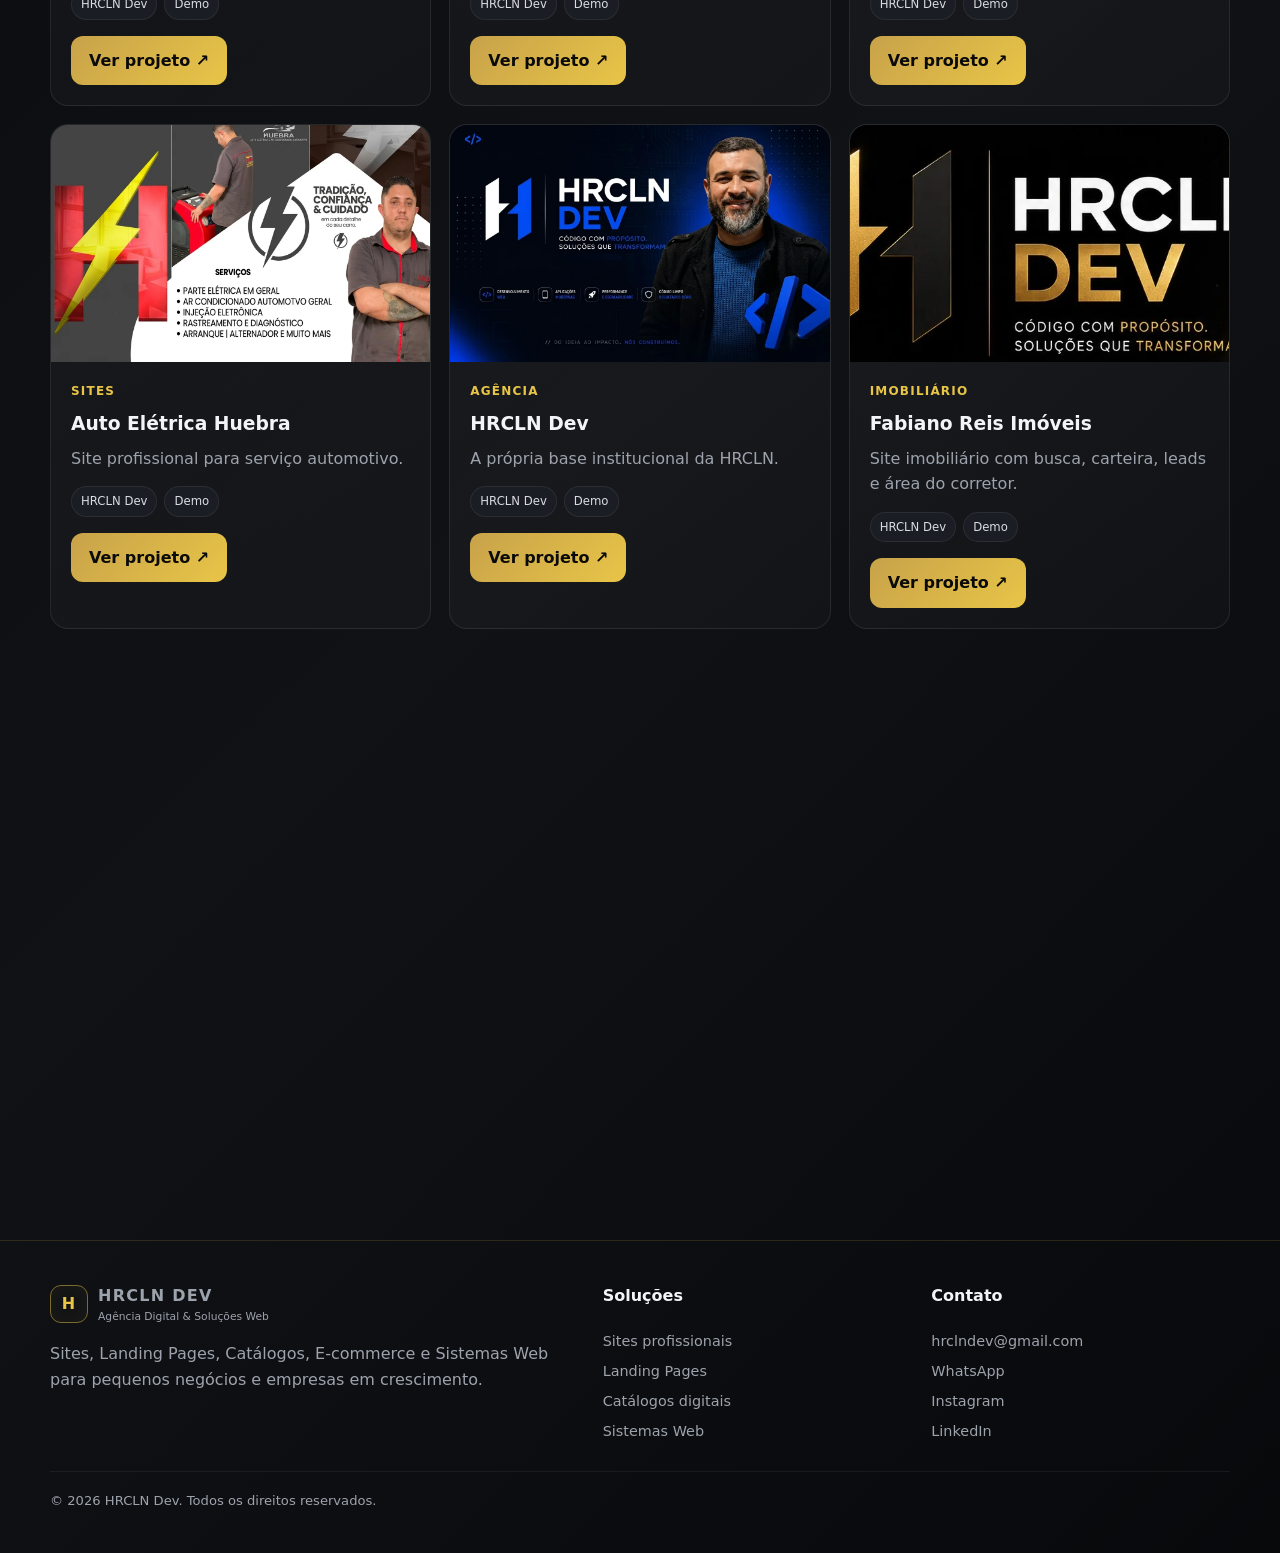
<file: portfolio.html>
<!doctype html><html lang="pt-BR"><head><meta charset="utf-8"><meta name="viewport" content="width=device-width,initial-scale=1"><title>Portfólio | HRCLN Dev</title><meta name="description" content="Cases e projetos desenvolvidos pela HRCLN Dev."><meta name="theme-color" content="#07080a"><link rel="stylesheet" href="assets/style.css"></head><body><div class="topbar"><div class="container"><span>HRCLN DEV • Agência Digital & Soluções Web</span><span>Projetos reais • Produtos reutilizáveis • Evolução contínua</span></div></div><header class="header"><div class="container nav"><a class="brand" href="index.html"><span class="brand-mark">H</span><span>HRCLN DEV<small>Agência Digital & Soluções Web</small></span></a><button class="menu" aria-label="Abrir menu">☰</button><nav class="navlinks"><a href="index.html">Início</a><a href="solucoes.html">Soluções</a><a href="portfolio.html" class="active">Portfólio</a><a href="segmentos.html">Segmentos</a><a href="planos.html">Planos</a><a class="btn btn-primary" href="contato.html">Solicitar projeto</a></nav></div></header><main><section class="page-hero"><div class="container"><div class="eyebrow">Portfólio</div><h1>Projetos que mostram o que podemos construir.</h1><p>Cases próprios, projetos para clientes e modelos que podem evoluir para produtos reutilizáveis.</p></div></section><section class="section"><div class="container"><div class="filters"><button class="filter active" data-filter="todos">Todos</button><button class="filter" data-filter="sites">Sites</button><button class="filter" data-filter="landing">Landing Pages</button><button class="filter" data-filter="catálogos">Catálogos</button><button class="filter" data-filter="sistemas">Sistemas</button><button class="filter" data-filter="imobiliário">Imobiliário</button><button class="filter" data-filter="moda">Moda</button></div><div class="grid grid-3"><article class="card project reveal" data-category="sistemas"><img src="assets/projects/emprestimo.webp" alt="Projeto Sistema de Empréstimo" loading="lazy"><div class="project-body"><div class="project-meta">Sistemas</div><h3>Sistema de Empréstimo</h3><p>Sistema web administrativo e operacional.</p><div class="tags"><span class="tag">HRCLN Dev</span><span class="tag">Demo</span></div><div class="project-actions"><a class="btn btn-primary" href="https://hercullanohrcln.github.io/emprestimo/" target="_blank" rel="noopener">Ver projeto ↗</a></div></div></article><article class="card project reveal" data-category="sites"><img src="assets/projects/cm-contrucao.webp" alt="Projeto CM Construção" loading="lazy"><div class="project-body"><div class="project-meta">Sites</div><h3>CM Construção</h3><p>Site profissional para construção e serviços.</p><div class="tags"><span class="tag">HRCLN Dev</span><span class="tag">Demo</span></div><div class="project-actions"><a class="btn btn-primary" href="https://hercullanohrcln.github.io/cm-construcao/" target="_blank" rel="noopener">Ver projeto ↗</a></div></div></article><article class="card project reveal" data-category="landing pages"><img src="assets/projects/daily-fashion.webp" alt="Projeto Daily Fashion" loading="lazy"><div class="project-body"><div class="project-meta">Landing</div><h3>Daily Fashion</h3><p>Landing Page para moda e apresentação comercial.</p><div class="tags"><span class="tag">HRCLN Dev</span><span class="tag">Demo</span></div><div class="project-actions"><a class="btn btn-primary" href="https://hercullanohrcln.github.io/site-daily-fashion/" target="_blank" rel="noopener">Ver projeto ↗</a></div></div></article><article class="card project reveal" data-category="sites"><img src="assets/projects/pastor-julio.webp" alt="Projeto Pastor Júlio Herculano" loading="lazy"><div class="project-body"><div class="project-meta">Sites</div><h3>Pastor Júlio Herculano</h3><p>Site de presença digital e conteúdo.</p><div class="tags"><span class="tag">HRCLN Dev</span><span class="tag">Demo</span></div><div class="project-actions"><a class="btn btn-primary" href="https://hercullanohrcln.github.io/site-pastor-julio/" target="_blank" rel="noopener">Ver projeto ↗</a></div></div></article><article class="card project reveal" data-category="catálogos"><img src="assets/projects/casa-animal.webp" alt="Projeto Casa Animal Rações" loading="lazy"><div class="project-body"><div class="project-meta">Catálogos</div><h3>Casa Animal Rações</h3><p>Catálogo para comércio de produtos pet.</p><div class="tags"><span class="tag">HRCLN Dev</span><span class="tag">Demo</span></div><div class="project-actions"><a class="btn btn-primary" href="https://hercullanohrcln.github.io/casa-animal-racoes/" target="_blank" rel="noopener">Ver projeto ↗</a></div></div></article><article class="card project reveal" data-category="catálogos"><img src="assets/projects/atelier-do-sabor.webp" alt="Projeto Atelier do Sabor" loading="lazy"><div class="project-body"><div class="project-meta">Catálogos</div><h3>Atelier do Sabor</h3><p>Presença digital para alimentação.</p><div class="tags"><span class="tag">HRCLN Dev</span><span class="tag">Demo</span></div><div class="project-actions"><a class="btn btn-primary" href="https://atelierdosabor.com" target="_blank" rel="noopener">Ver projeto ↗</a></div></div></article><article class="card project reveal" data-category="sites"><img src="assets/projects/huebra.webp" alt="Projeto Auto Elétrica Huebra" loading="lazy"><div class="project-body"><div class="project-meta">Sites</div><h3>Auto Elétrica Huebra</h3><p>Site profissional para serviço automotivo.</p><div class="tags"><span class="tag">HRCLN Dev</span><span class="tag">Demo</span></div><div class="project-actions"><a class="btn btn-primary" href="https://autoeletricahuebra.com" target="_blank" rel="noopener">Ver projeto ↗</a></div></div></article><article class="card project reveal" data-category="agência"><img src="assets/projects/hrcln-dev.webp" alt="Projeto HRCLN Dev" loading="lazy"><div class="project-body"><div class="project-meta">Agência</div><h3>HRCLN Dev</h3><p>A própria base institucional da HRCLN.</p><div class="tags"><span class="tag">HRCLN Dev</span><span class="tag">Demo</span></div><div class="project-actions"><a class="btn btn-primary" href="https://hrcln-site-institucional.vercel.app" target="_blank" rel="noopener">Ver projeto ↗</a></div></div></article><article class="card project reveal" data-category="imobiliário sistemas"><img src="assets/projects/banner1.webp" alt="Projeto Fabiano Reis Imóveis" loading="lazy"><div class="project-body"><div class="project-meta">Imobiliário</div><h3>Fabiano Reis Imóveis</h3><p>Site imobiliário com busca, carteira, leads e área do corretor.</p><div class="tags"><span class="tag">HRCLN Dev</span><span class="tag">Demo</span></div><div class="project-actions"><a class="btn btn-primary" href="https://fabianoreisimoveis.com.br/" target="_blank" rel="noopener">Ver projeto ↗</a></div></div></article><article class="card project reveal" data-category="moda serviços"><img src="assets/projects/banner.webp" alt="Projeto Ateliê Natália Huebra" loading="lazy"><div class="project-body"><div class="project-meta">Moda</div><h3>Ateliê Natália Huebra</h3><p>Ateliê premium com coleções, galeria, vídeos e agendamento.</p><div class="tags"><span class="tag">HRCLN Dev</span><span class="tag">Demo</span></div><div class="project-actions"><a class="btn btn-primary" href="https://darkgreen-okapi-436692.hostingersite.com/" target="_blank" rel="noopener">Ver projeto ↗</a></div></div></article><article class="card project reveal" data-category="catálogos alimentação"><img src="assets/projects/banner.webp" alt="Projeto Chocolano" loading="lazy"><div class="project-body"><div class="project-meta">Catálogos</div><h3>Chocolano</h3><p>Catálogo com busca, carrinho e finalização pelo WhatsApp.</p><div class="tags"><span class="tag">HRCLN Dev</span><span class="tag">Demo</span></div><div class="project-actions"><a class="btn btn-primary" href="https://lightcoral-flamingo-375199.hostingersite.com/" target="_blank" rel="noopener">Ver projeto ↗</a></div></div></article><article class="card project reveal" data-category="imobiliário sistemas"><img src="assets/projects/banner1.webp" alt="Projeto Viviane Araújo Imóveis" loading="lazy"><div class="project-body"><div class="project-meta">Imobiliário</div><h3>Viviane Araújo Imóveis</h3><p>Modelo imobiliário replicável com busca e área do corretor.</p><div class="tags"><span class="tag">HRCLN Dev</span><span class="tag">Demo</span></div><div class="project-actions"><a class="btn btn-primary" href="https://hotpink-bear-209688.hostingersite.com/" target="_blank" rel="noopener">Ver projeto ↗</a></div></div></article></div></div></section></main><footer class="footer"><div class="container footer-grid"><div><div class="brand"><span class="brand-mark">H</span><span>HRCLN DEV<small>Agência Digital & Soluções Web</small></span></div><p>Sites, Landing Pages, Catálogos, E-commerce e Sistemas Web para pequenos negócios e empresas em crescimento.</p></div><div><h4>Soluções</h4><div class="footer-links"><a href="solucoes.html#sites">Sites profissionais</a><a href="landing-pages.html">Landing Pages</a><a href="catalogos.html">Catálogos digitais</a><a href="sistemas.html">Sistemas Web</a></div></div><div><h4>Contato</h4><div class="footer-links"><a href="mailto:hrclndev@gmail.com">hrclndev@gmail.com</a><a href="https://wa.me/5521991525359" target="_blank" rel="noopener">WhatsApp</a><a href="https://instagram.com/hrclndev" target="_blank" rel="noopener">Instagram</a><a href="https://linkedin.com/in/marcos-herculano" target="_blank" rel="noopener">LinkedIn</a></div></div></div><div class="container" style="margin-top:28px;border-top:1px solid rgba(255,255,255,.06);padding-top:18px;font-size:.82rem">© <span data-year></span> HRCLN Dev. Todos os direitos reservados.</div></footer><div id="toast" class="toast"></div><script src="assets/app.js" defer></script></body></html>
</file>
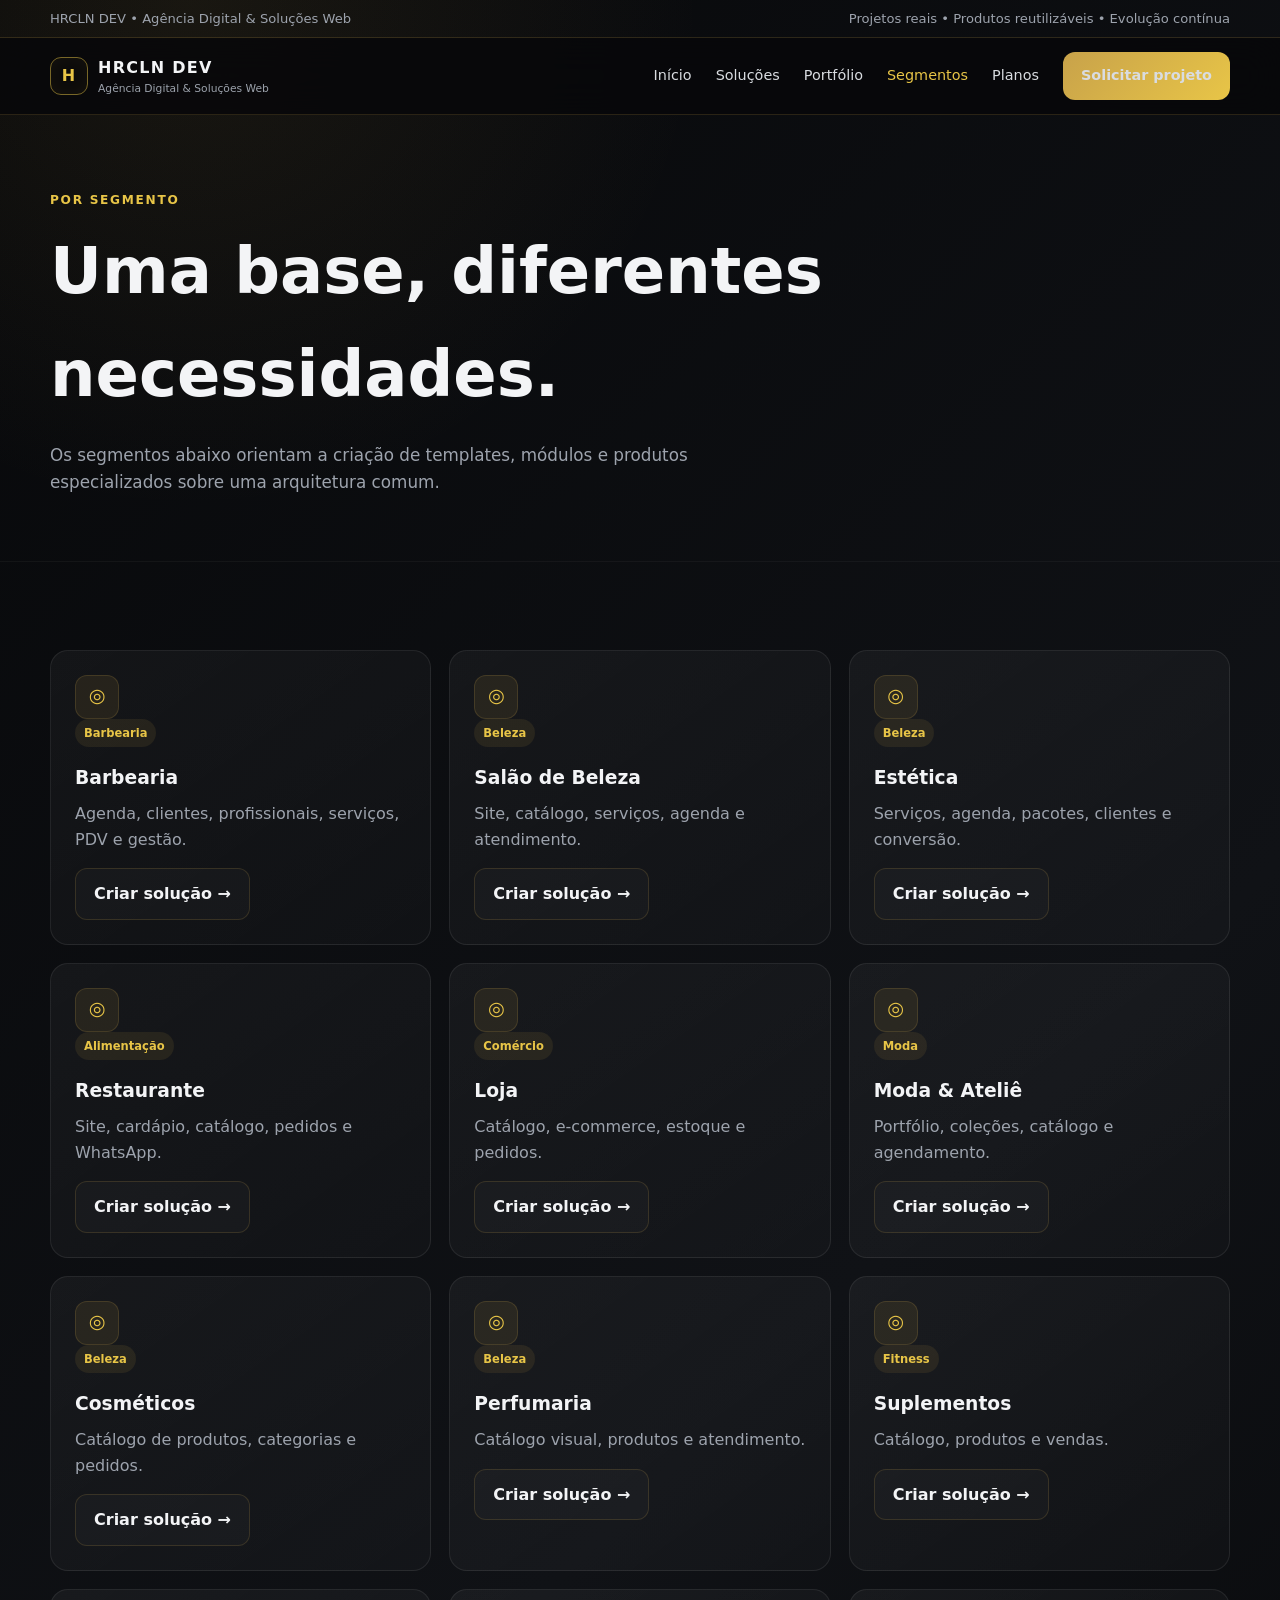
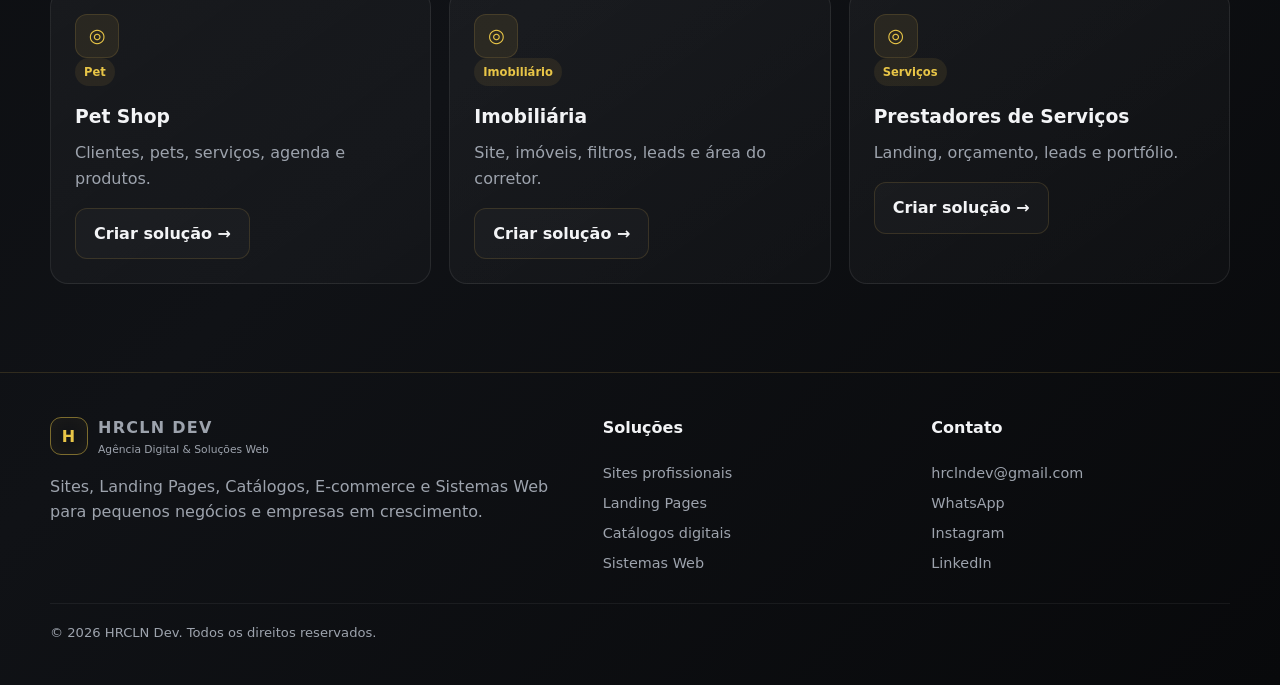
<file: segmentos.html>
<!doctype html><html lang="pt-BR"><head><meta charset="utf-8"><meta name="viewport" content="width=device-width,initial-scale=1"><title>Segmentos | HRCLN Dev</title><meta name="description" content="Soluções digitais por nicho da HRCLN Dev."><meta name="theme-color" content="#07080a"><link rel="stylesheet" href="assets/style.css"></head><body><div class="topbar"><div class="container"><span>HRCLN DEV • Agência Digital & Soluções Web</span><span>Projetos reais • Produtos reutilizáveis • Evolução contínua</span></div></div><header class="header"><div class="container nav"><a class="brand" href="index.html"><span class="brand-mark">H</span><span>HRCLN DEV<small>Agência Digital & Soluções Web</small></span></a><button class="menu" aria-label="Abrir menu">☰</button><nav class="navlinks"><a href="index.html">Início</a><a href="solucoes.html">Soluções</a><a href="portfolio.html">Portfólio</a><a href="segmentos.html" class="active">Segmentos</a><a href="planos.html">Planos</a><a class="btn btn-primary" href="contato.html">Solicitar projeto</a></nav></div></header><main><section class="page-hero"><div class="container"><div class="eyebrow">Por segmento</div><h1>Uma base, diferentes necessidades.</h1><p>Os segmentos abaixo orientam a criação de templates, módulos e produtos especializados sobre uma arquitetura comum.</p></div></section><section class="section"><div class="container"><div class="grid grid-3"><article class="card reveal"><div class="icon">◎</div><span class="badge">Barbearia</span><h3>Barbearia</h3><p>Agenda, clientes, profissionais, serviços, PDV e gestão.</p><a class="btn btn-ghost" style="margin-top:16px" href="contato.html?segmento=Barbearia">Criar solução →</a></article><article class="card reveal"><div class="icon">◎</div><span class="badge">Beleza</span><h3>Salão de Beleza</h3><p>Site, catálogo, serviços, agenda e atendimento.</p><a class="btn btn-ghost" style="margin-top:16px" href="contato.html?segmento=Salão de Beleza">Criar solução →</a></article><article class="card reveal"><div class="icon">◎</div><span class="badge">Beleza</span><h3>Estética</h3><p>Serviços, agenda, pacotes, clientes e conversão.</p><a class="btn btn-ghost" style="margin-top:16px" href="contato.html?segmento=Estética">Criar solução →</a></article><article class="card reveal"><div class="icon">◎</div><span class="badge">Alimentação</span><h3>Restaurante</h3><p>Site, cardápio, catálogo, pedidos e WhatsApp.</p><a class="btn btn-ghost" style="margin-top:16px" href="contato.html?segmento=Restaurante">Criar solução →</a></article><article class="card reveal"><div class="icon">◎</div><span class="badge">Comércio</span><h3>Loja</h3><p>Catálogo, e-commerce, estoque e pedidos.</p><a class="btn btn-ghost" style="margin-top:16px" href="contato.html?segmento=Loja">Criar solução →</a></article><article class="card reveal"><div class="icon">◎</div><span class="badge">Moda</span><h3>Moda & Ateliê</h3><p>Portfólio, coleções, catálogo e agendamento.</p><a class="btn btn-ghost" style="margin-top:16px" href="contato.html?segmento=Moda & Ateliê">Criar solução →</a></article><article class="card reveal"><div class="icon">◎</div><span class="badge">Beleza</span><h3>Cosméticos</h3><p>Catálogo de produtos, categorias e pedidos.</p><a class="btn btn-ghost" style="margin-top:16px" href="contato.html?segmento=Cosméticos">Criar solução →</a></article><article class="card reveal"><div class="icon">◎</div><span class="badge">Beleza</span><h3>Perfumaria</h3><p>Catálogo visual, produtos e atendimento.</p><a class="btn btn-ghost" style="margin-top:16px" href="contato.html?segmento=Perfumaria">Criar solução →</a></article><article class="card reveal"><div class="icon">◎</div><span class="badge">Fitness</span><h3>Suplementos</h3><p>Catálogo, produtos e vendas.</p><a class="btn btn-ghost" style="margin-top:16px" href="contato.html?segmento=Suplementos">Criar solução →</a></article><article class="card reveal"><div class="icon">◎</div><span class="badge">Pet</span><h3>Pet Shop</h3><p>Clientes, pets, serviços, agenda e produtos.</p><a class="btn btn-ghost" style="margin-top:16px" href="contato.html?segmento=Pet Shop">Criar solução →</a></article><article class="card reveal"><div class="icon">◎</div><span class="badge">Imobiliário</span><h3>Imobiliária</h3><p>Site, imóveis, filtros, leads e área do corretor.</p><a class="btn btn-ghost" style="margin-top:16px" href="contato.html?segmento=Imobiliária">Criar solução →</a></article><article class="card reveal"><div class="icon">◎</div><span class="badge">Serviços</span><h3>Prestadores de Serviços</h3><p>Landing, orçamento, leads e portfólio.</p><a class="btn btn-ghost" style="margin-top:16px" href="contato.html?segmento=Prestadores de Serviços">Criar solução →</a></article></div></div></section></main><footer class="footer"><div class="container footer-grid"><div><div class="brand"><span class="brand-mark">H</span><span>HRCLN DEV<small>Agência Digital & Soluções Web</small></span></div><p>Sites, Landing Pages, Catálogos, E-commerce e Sistemas Web para pequenos negócios e empresas em crescimento.</p></div><div><h4>Soluções</h4><div class="footer-links"><a href="solucoes.html#sites">Sites profissionais</a><a href="landing-pages.html">Landing Pages</a><a href="catalogos.html">Catálogos digitais</a><a href="sistemas.html">Sistemas Web</a></div></div><div><h4>Contato</h4><div class="footer-links"><a href="mailto:hrclndev@gmail.com">hrclndev@gmail.com</a><a href="https://wa.me/5521991525359" target="_blank" rel="noopener">WhatsApp</a><a href="https://instagram.com/hrclndev" target="_blank" rel="noopener">Instagram</a><a href="https://linkedin.com/in/marcos-herculano" target="_blank" rel="noopener">LinkedIn</a></div></div></div><div class="container" style="margin-top:28px;border-top:1px solid rgba(255,255,255,.06);padding-top:18px;font-size:.82rem">© <span data-year></span> HRCLN Dev. Todos os direitos reservados.</div></footer><div id="toast" class="toast"></div><script src="assets/app.js" defer></script></body></html>
</file>
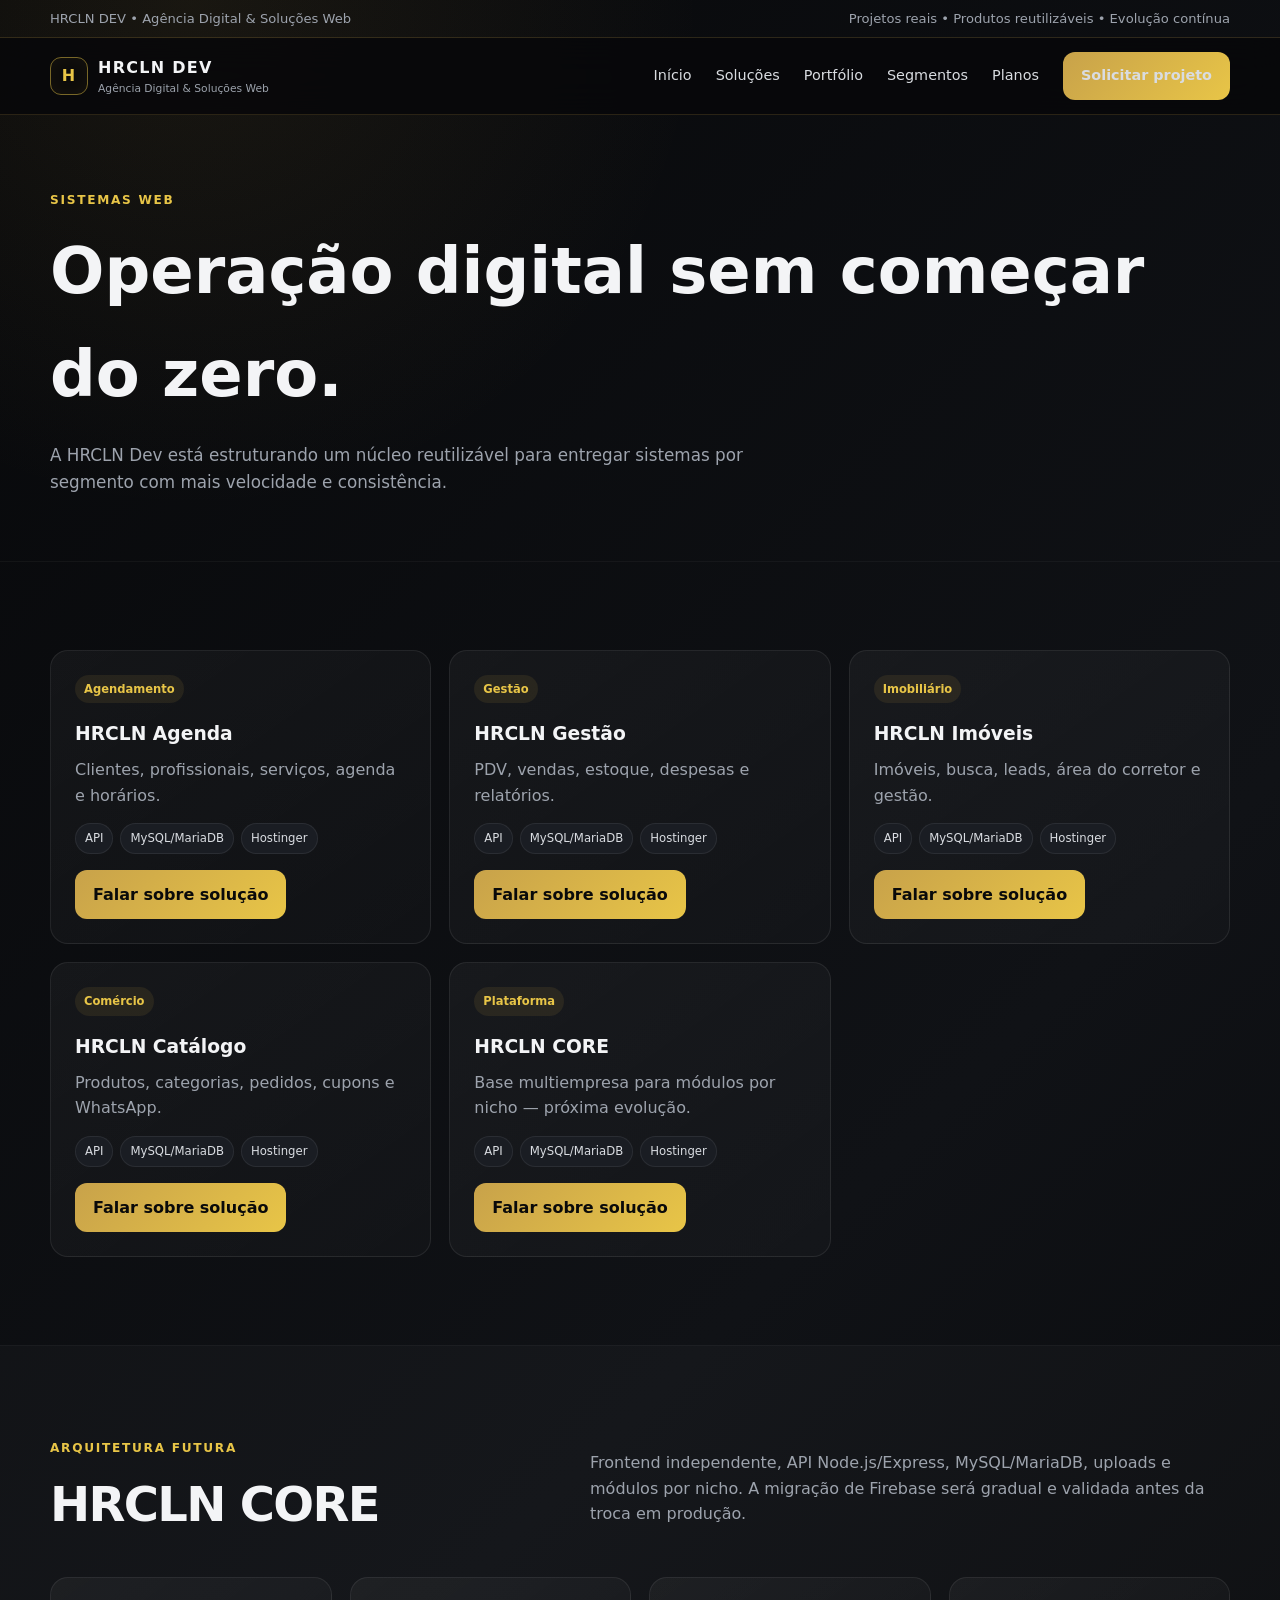
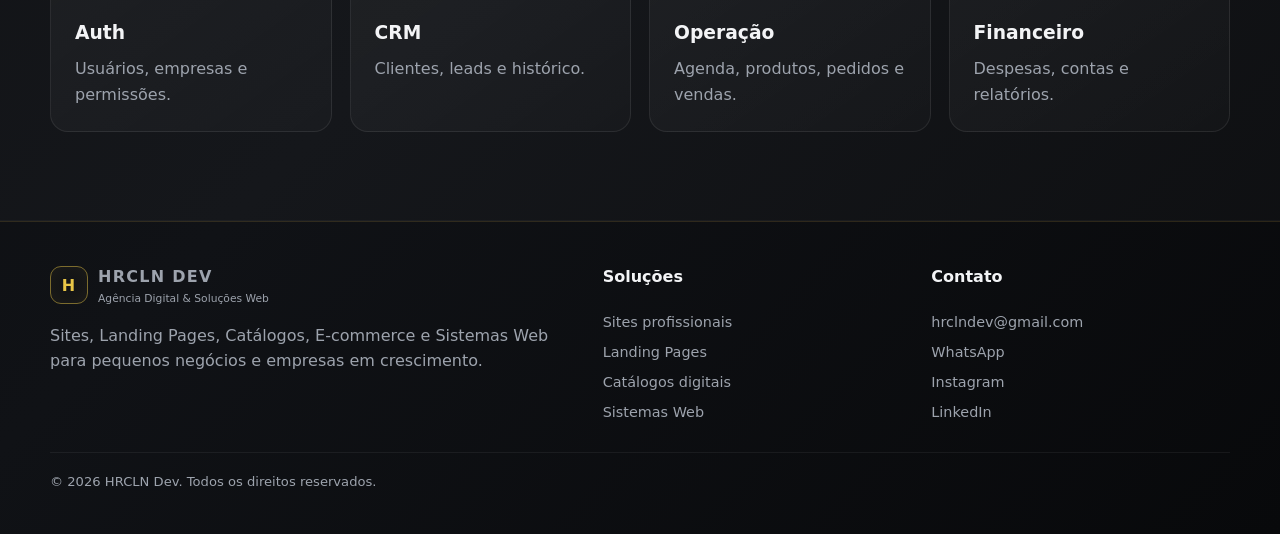
<file: sistemas.html>
<!doctype html><html lang="pt-BR"><head><meta charset="utf-8"><meta name="viewport" content="width=device-width,initial-scale=1"><title>Sistemas Web | HRCLN Dev</title><meta name="description" content="Linha de sistemas web e arquitetura futura HRCLN CORE."><meta name="theme-color" content="#07080a"><link rel="stylesheet" href="assets/style.css"></head><body><div class="topbar"><div class="container"><span>HRCLN DEV • Agência Digital & Soluções Web</span><span>Projetos reais • Produtos reutilizáveis • Evolução contínua</span></div></div><header class="header"><div class="container nav"><a class="brand" href="index.html"><span class="brand-mark">H</span><span>HRCLN DEV<small>Agência Digital & Soluções Web</small></span></a><button class="menu" aria-label="Abrir menu">☰</button><nav class="navlinks"><a href="index.html">Início</a><a href="solucoes.html">Soluções</a><a href="portfolio.html">Portfólio</a><a href="segmentos.html">Segmentos</a><a href="planos.html">Planos</a><a class="btn btn-primary" href="contato.html">Solicitar projeto</a></nav></div></header><main><section class="page-hero"><div class="container"><div class="eyebrow">Sistemas Web</div><h1>Operação digital sem começar do zero.</h1><p>A HRCLN Dev está estruturando um núcleo reutilizável para entregar sistemas por segmento com mais velocidade e consistência.</p></div></section><section class="section"><div class="container"><div class="grid grid-3"><article class="card reveal"><span class="badge">Agendamento</span><h3>HRCLN Agenda</h3><p>Clientes, profissionais, serviços, agenda e horários.</p><div class="tags"><span class="tag">API</span><span class="tag">MySQL/MariaDB</span><span class="tag">Hostinger</span></div><a class="btn btn-primary" style="margin-top:16px" href="contato.html?solucao=HRCLN Agenda">Falar sobre solução</a></article><article class="card reveal"><span class="badge">Gestão</span><h3>HRCLN Gestão</h3><p>PDV, vendas, estoque, despesas e relatórios.</p><div class="tags"><span class="tag">API</span><span class="tag">MySQL/MariaDB</span><span class="tag">Hostinger</span></div><a class="btn btn-primary" style="margin-top:16px" href="contato.html?solucao=HRCLN Gestão">Falar sobre solução</a></article><article class="card reveal"><span class="badge">Imobiliário</span><h3>HRCLN Imóveis</h3><p>Imóveis, busca, leads, área do corretor e gestão.</p><div class="tags"><span class="tag">API</span><span class="tag">MySQL/MariaDB</span><span class="tag">Hostinger</span></div><a class="btn btn-primary" style="margin-top:16px" href="contato.html?solucao=HRCLN Imóveis">Falar sobre solução</a></article><article class="card reveal"><span class="badge">Comércio</span><h3>HRCLN Catálogo</h3><p>Produtos, categorias, pedidos, cupons e WhatsApp.</p><div class="tags"><span class="tag">API</span><span class="tag">MySQL/MariaDB</span><span class="tag">Hostinger</span></div><a class="btn btn-primary" style="margin-top:16px" href="contato.html?solucao=HRCLN Catálogo">Falar sobre solução</a></article><article class="card reveal"><span class="badge">Plataforma</span><h3>HRCLN CORE</h3><p>Base multiempresa para módulos por nicho — próxima evolução.</p><div class="tags"><span class="tag">API</span><span class="tag">MySQL/MariaDB</span><span class="tag">Hostinger</span></div><a class="btn btn-primary" style="margin-top:16px" href="contato.html?solucao=HRCLN CORE">Falar sobre solução</a></article></div></div></section><section class="section alt"><div class="container"><div class="section-head"><div><div class="eyebrow">Arquitetura futura</div><h2>HRCLN CORE</h2></div><p>Frontend independente, API Node.js/Express, MySQL/MariaDB, uploads e módulos por nicho. A migração de Firebase será gradual e validada antes da troca em produção.</p></div><div class="grid grid-4"><div class="card"><h3>Auth</h3><p>Usuários, empresas e permissões.</p></div><div class="card"><h3>CRM</h3><p>Clientes, leads e histórico.</p></div><div class="card"><h3>Operação</h3><p>Agenda, produtos, pedidos e vendas.</p></div><div class="card"><h3>Financeiro</h3><p>Despesas, contas e relatórios.</p></div></div></div></section></main><footer class="footer"><div class="container footer-grid"><div><div class="brand"><span class="brand-mark">H</span><span>HRCLN DEV<small>Agência Digital & Soluções Web</small></span></div><p>Sites, Landing Pages, Catálogos, E-commerce e Sistemas Web para pequenos negócios e empresas em crescimento.</p></div><div><h4>Soluções</h4><div class="footer-links"><a href="solucoes.html#sites">Sites profissionais</a><a href="landing-pages.html">Landing Pages</a><a href="catalogos.html">Catálogos digitais</a><a href="sistemas.html">Sistemas Web</a></div></div><div><h4>Contato</h4><div class="footer-links"><a href="mailto:hrclndev@gmail.com">hrclndev@gmail.com</a><a href="https://wa.me/5521991525359" target="_blank" rel="noopener">WhatsApp</a><a href="https://instagram.com/hrclndev" target="_blank" rel="noopener">Instagram</a><a href="https://linkedin.com/in/marcos-herculano" target="_blank" rel="noopener">LinkedIn</a></div></div></div><div class="container" style="margin-top:28px;border-top:1px solid rgba(255,255,255,.06);padding-top:18px;font-size:.82rem">© <span data-year></span> HRCLN Dev. Todos os direitos reservados.</div></footer><div id="toast" class="toast"></div><script src="assets/app.js" defer></script></body></html>
</file>
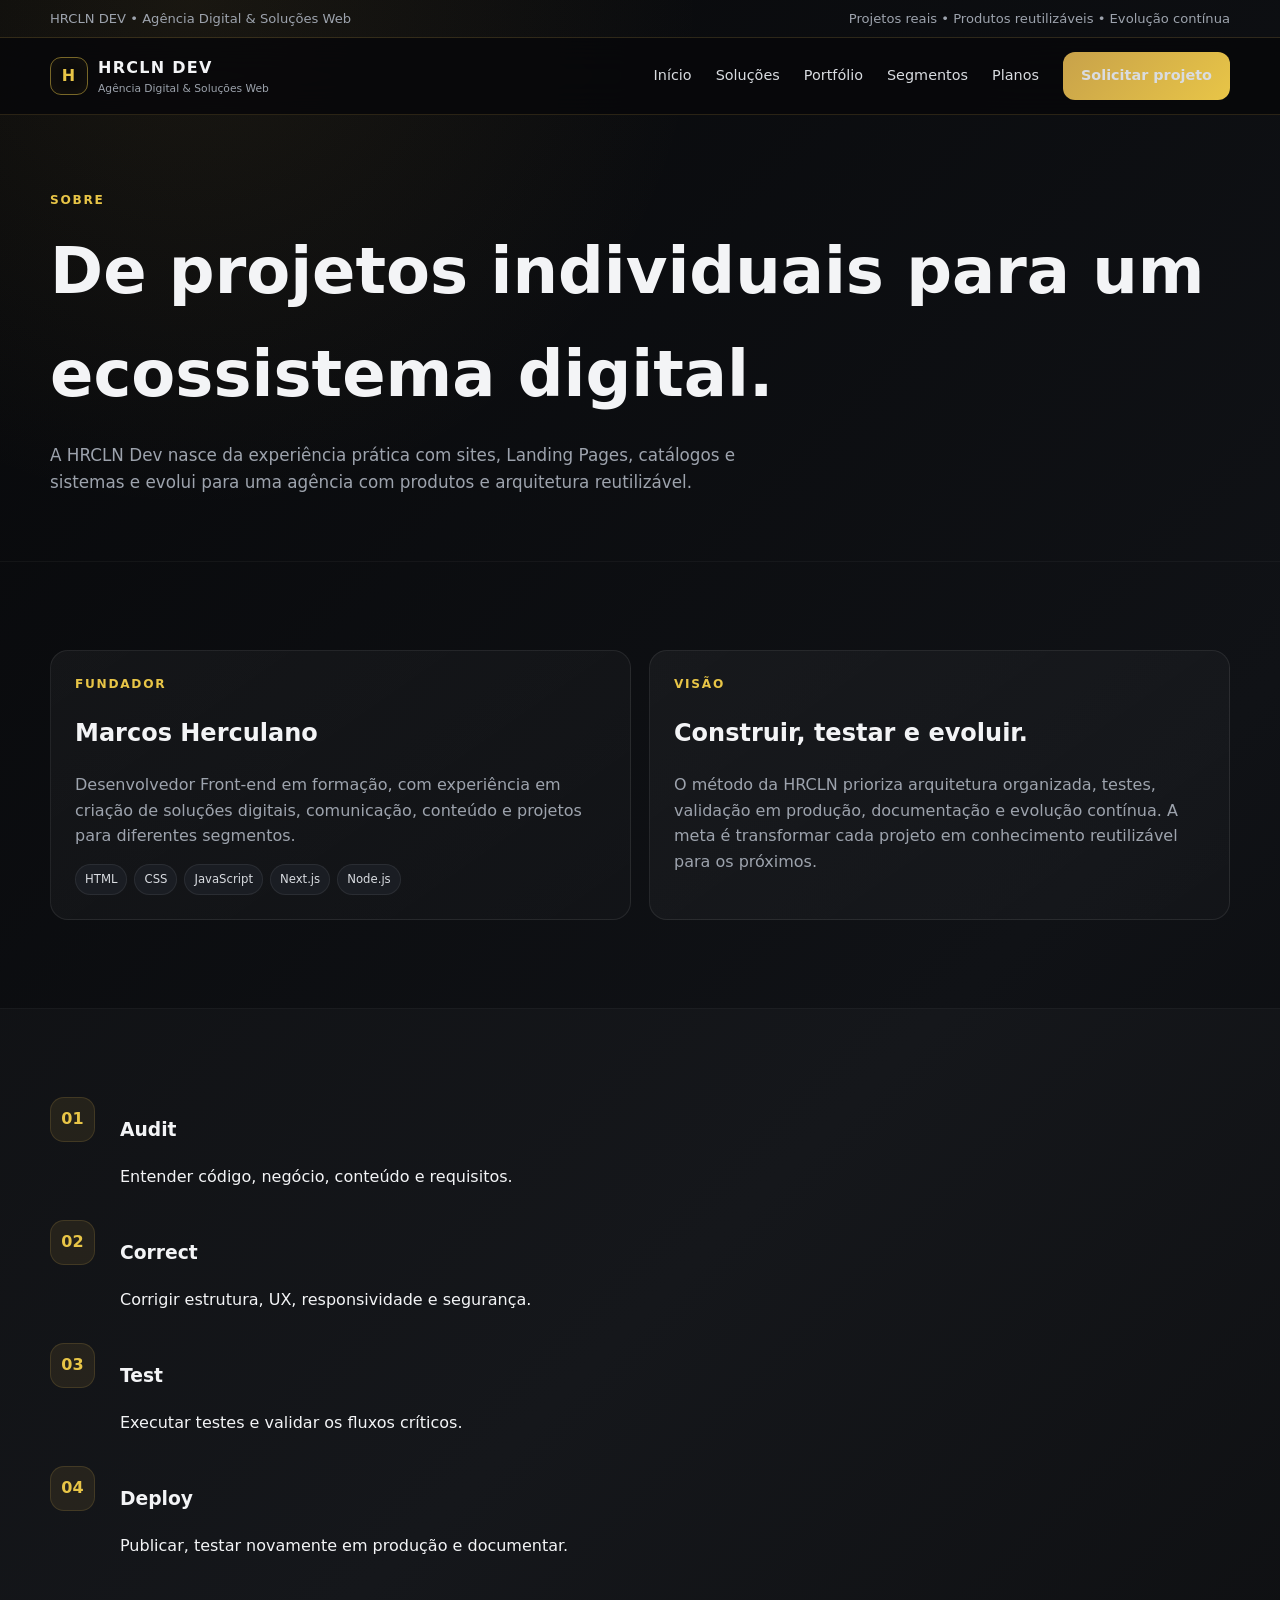
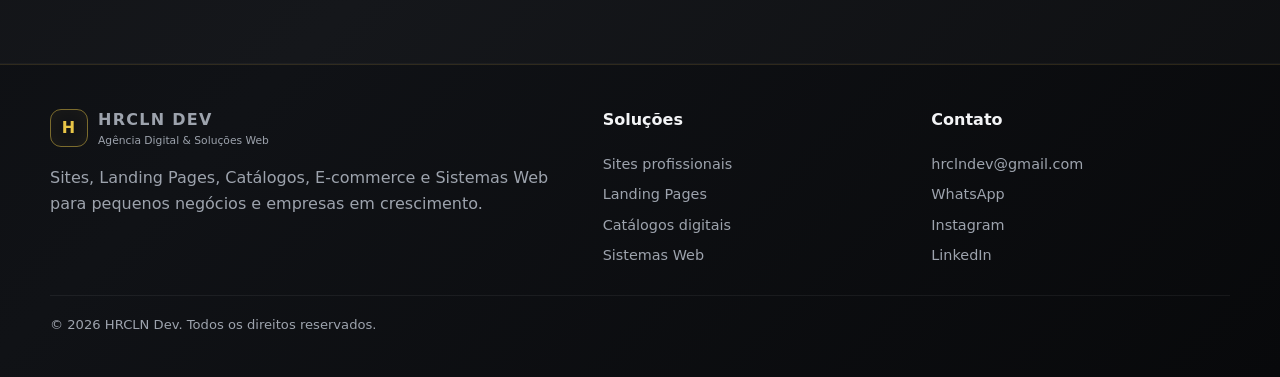
<file: sobre.html>
<!doctype html><html lang="pt-BR"><head><meta charset="utf-8"><meta name="viewport" content="width=device-width,initial-scale=1"><title>Sobre a HRCLN Dev | HRCLN Dev</title><meta name="description" content="Conheça a HRCLN Dev e a evolução de portfólio para agência digital."><meta name="theme-color" content="#07080a"><link rel="stylesheet" href="assets/style.css"></head><body><div class="topbar"><div class="container"><span>HRCLN DEV • Agência Digital & Soluções Web</span><span>Projetos reais • Produtos reutilizáveis • Evolução contínua</span></div></div><header class="header"><div class="container nav"><a class="brand" href="index.html"><span class="brand-mark">H</span><span>HRCLN DEV<small>Agência Digital & Soluções Web</small></span></a><button class="menu" aria-label="Abrir menu">☰</button><nav class="navlinks"><a href="index.html">Início</a><a href="solucoes.html">Soluções</a><a href="portfolio.html">Portfólio</a><a href="segmentos.html">Segmentos</a><a href="planos.html">Planos</a><a class="btn btn-primary" href="contato.html">Solicitar projeto</a></nav></div></header><main><section class="page-hero"><div class="container"><div class="eyebrow">Sobre</div><h1>De projetos individuais para um ecossistema digital.</h1><p>A HRCLN Dev nasce da experiência prática com sites, Landing Pages, catálogos e sistemas e evolui para uma agência com produtos e arquitetura reutilizável.</p></div></section><section class="section"><div class="container"><div class="grid grid-2"><div class="card reveal"><div class="eyebrow">Fundador</div><h2>Marcos Herculano</h2><p>Desenvolvedor Front-end em formação, com experiência em criação de soluções digitais, comunicação, conteúdo e projetos para diferentes segmentos.</p><div class="tags"><span class="tag">HTML</span><span class="tag">CSS</span><span class="tag">JavaScript</span><span class="tag">Next.js</span><span class="tag">Node.js</span></div></div><div class="card reveal"><div class="eyebrow">Visão</div><h2>Construir, testar e evoluir.</h2><p>O método da HRCLN prioriza arquitetura organizada, testes, validação em produção, documentação e evolução contínua. A meta é transformar cada projeto em conhecimento reutilizável para os próximos.</p></div></div></div></section><section class="section alt"><div class="container"><div class="timeline"><div class="step reveal"><div class="step-num">01</div><div><h3>Audit</h3><p>Entender código, negócio, conteúdo e requisitos.</p></div></div><div class="step reveal"><div class="step-num">02</div><div><h3>Correct</h3><p>Corrigir estrutura, UX, responsividade e segurança.</p></div></div><div class="step reveal"><div class="step-num">03</div><div><h3>Test</h3><p>Executar testes e validar os fluxos críticos.</p></div></div><div class="step reveal"><div class="step-num">04</div><div><h3>Deploy</h3><p>Publicar, testar novamente em produção e documentar.</p></div></div></div></div></section></main><footer class="footer"><div class="container footer-grid"><div><div class="brand"><span class="brand-mark">H</span><span>HRCLN DEV<small>Agência Digital & Soluções Web</small></span></div><p>Sites, Landing Pages, Catálogos, E-commerce e Sistemas Web para pequenos negócios e empresas em crescimento.</p></div><div><h4>Soluções</h4><div class="footer-links"><a href="solucoes.html#sites">Sites profissionais</a><a href="landing-pages.html">Landing Pages</a><a href="catalogos.html">Catálogos digitais</a><a href="sistemas.html">Sistemas Web</a></div></div><div><h4>Contato</h4><div class="footer-links"><a href="mailto:hrclndev@gmail.com">hrclndev@gmail.com</a><a href="https://wa.me/5521991525359" target="_blank" rel="noopener">WhatsApp</a><a href="https://instagram.com/hrclndev" target="_blank" rel="noopener">Instagram</a><a href="https://linkedin.com/in/marcos-herculano" target="_blank" rel="noopener">LinkedIn</a></div></div></div><div class="container" style="margin-top:28px;border-top:1px solid rgba(255,255,255,.06);padding-top:18px;font-size:.82rem">© <span data-year></span> HRCLN Dev. Todos os direitos reservados.</div></footer><div id="toast" class="toast"></div><script src="assets/app.js" defer></script></body></html>
</file>
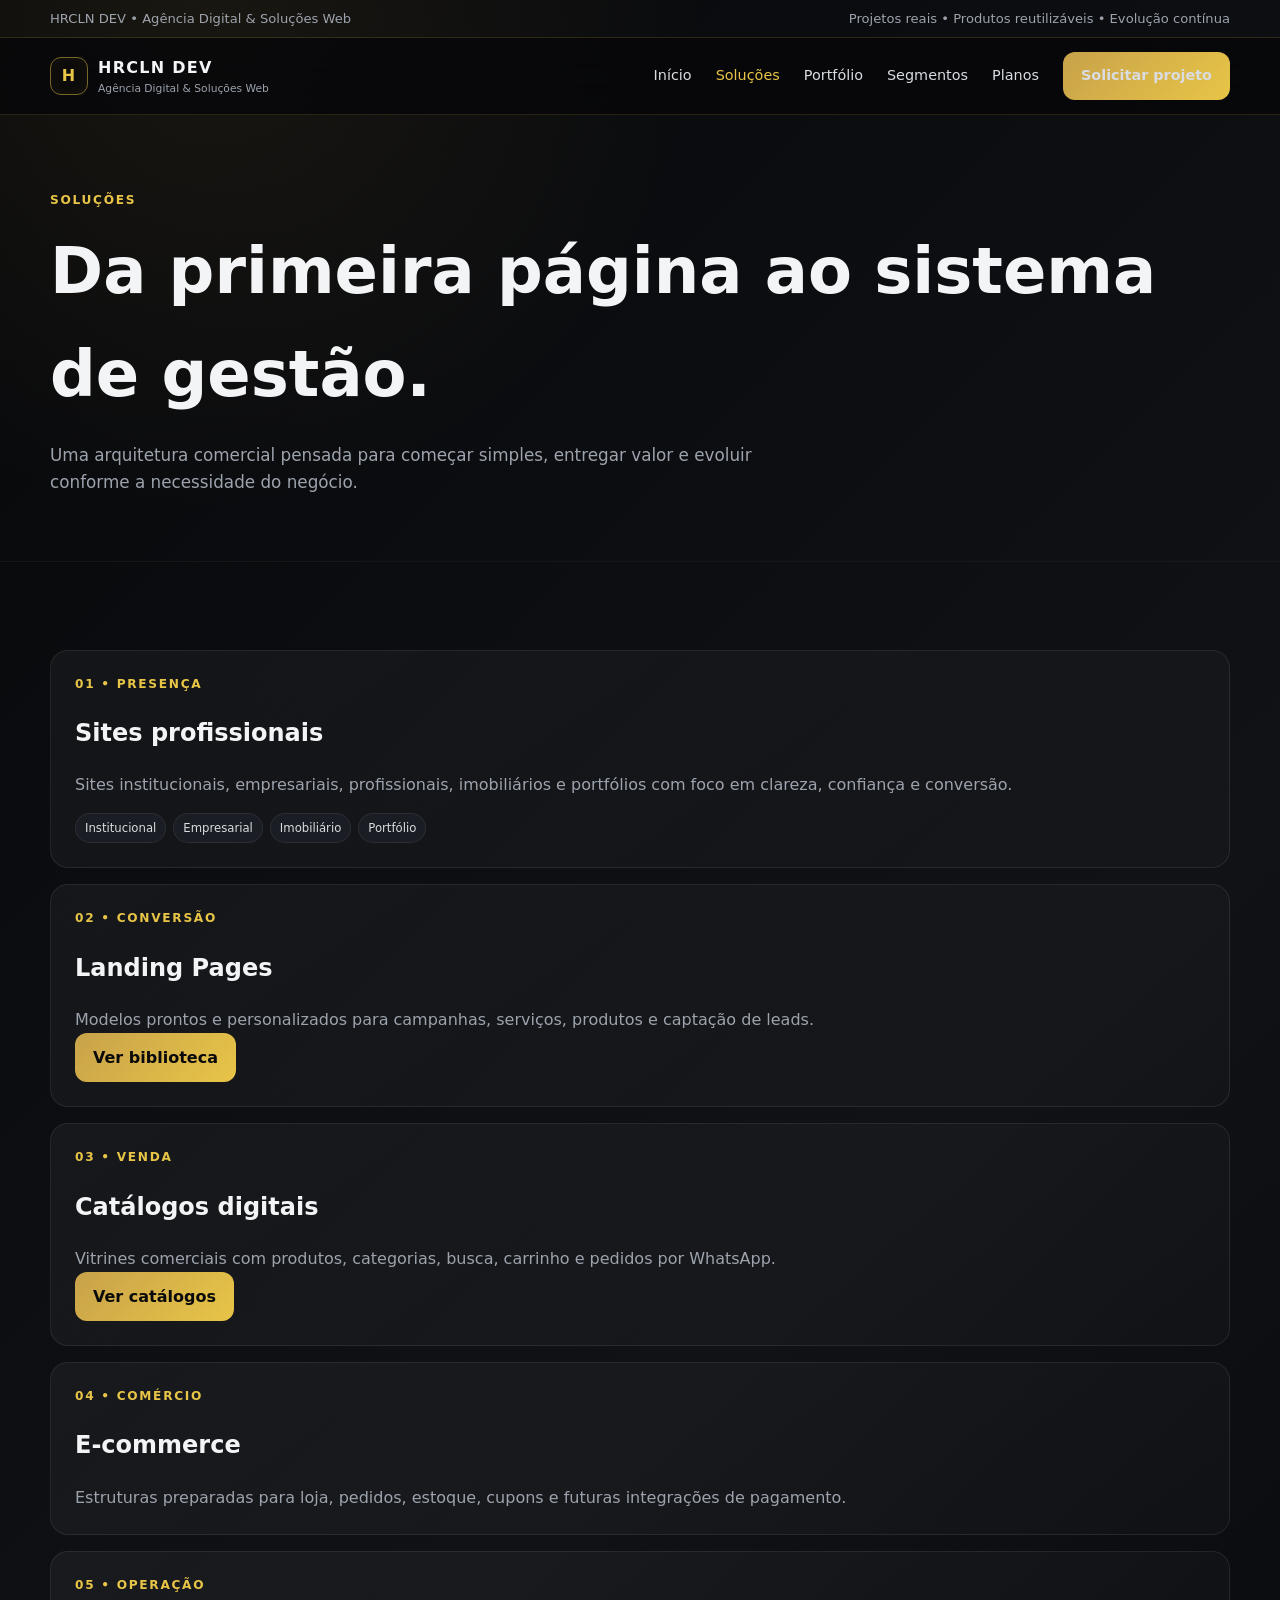
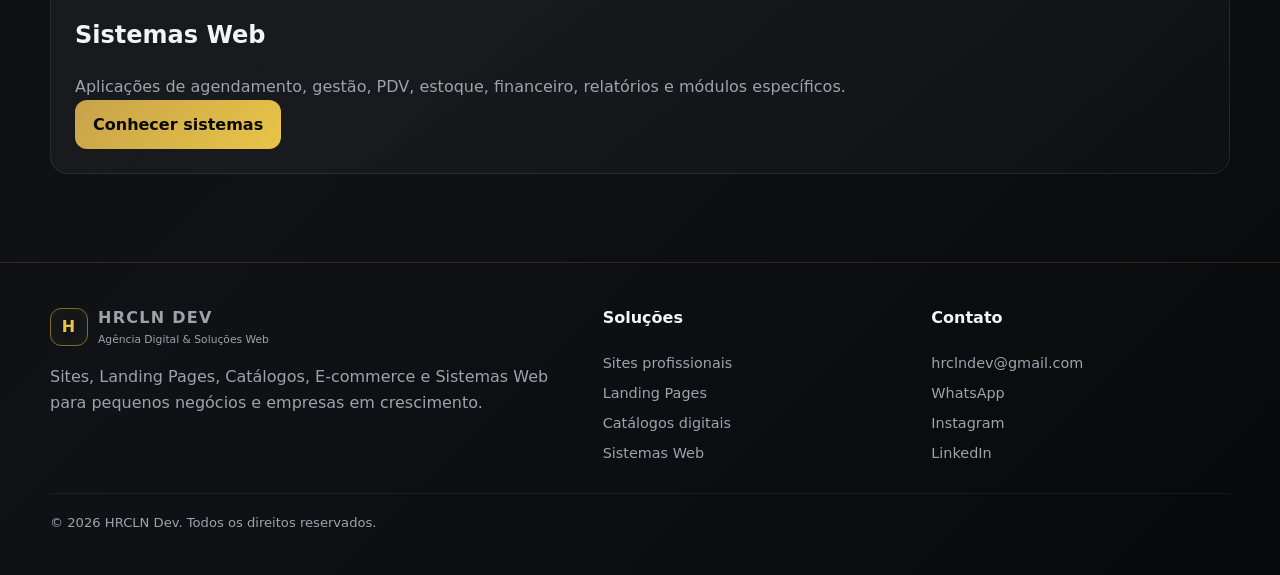
<file: solucoes.html>
<!doctype html><html lang="pt-BR"><head><meta charset="utf-8"><meta name="viewport" content="width=device-width,initial-scale=1"><title>Soluções | HRCLN Dev</title><meta name="description" content="Conheça as linhas de soluções digitais da HRCLN Dev."><meta name="theme-color" content="#07080a"><link rel="stylesheet" href="assets/style.css"></head><body><div class="topbar"><div class="container"><span>HRCLN DEV • Agência Digital & Soluções Web</span><span>Projetos reais • Produtos reutilizáveis • Evolução contínua</span></div></div><header class="header"><div class="container nav"><a class="brand" href="index.html"><span class="brand-mark">H</span><span>HRCLN DEV<small>Agência Digital & Soluções Web</small></span></a><button class="menu" aria-label="Abrir menu">☰</button><nav class="navlinks"><a href="index.html">Início</a><a href="solucoes.html" class="active">Soluções</a><a href="portfolio.html">Portfólio</a><a href="segmentos.html">Segmentos</a><a href="planos.html">Planos</a><a class="btn btn-primary" href="contato.html">Solicitar projeto</a></nav></div></header><main>
<section class="page-hero"><div class="container"><div class="eyebrow">Soluções</div><h1>Da primeira página ao sistema de gestão.</h1><p>Uma arquitetura comercial pensada para começar simples, entregar valor e evoluir conforme a necessidade do negócio.</p></div></section>
<section class="section"><div class="container"><div id="sites" class="card reveal"><div class="eyebrow">01 • Presença</div><h2>Sites profissionais</h2><p>Sites institucionais, empresariais, profissionais, imobiliários e portfólios com foco em clareza, confiança e conversão.</p><div class="tags"><span class="tag">Institucional</span><span class="tag">Empresarial</span><span class="tag">Imobiliário</span><span class="tag">Portfólio</span></div></div><div id="landing" class="card reveal" style="margin-top:16px"><div class="eyebrow">02 • Conversão</div><h2>Landing Pages</h2><p>Modelos prontos e personalizados para campanhas, serviços, produtos e captação de leads.</p><a class="btn btn-primary" href="landing-pages.html">Ver biblioteca</a></div><div id="catalogos" class="card reveal" style="margin-top:16px"><div class="eyebrow">03 • Venda</div><h2>Catálogos digitais</h2><p>Vitrines comerciais com produtos, categorias, busca, carrinho e pedidos por WhatsApp.</p><a class="btn btn-primary" href="catalogos.html">Ver catálogos</a></div><div id="ecommerce" class="card reveal" style="margin-top:16px"><div class="eyebrow">04 • Comércio</div><h2>E-commerce</h2><p>Estruturas preparadas para loja, pedidos, estoque, cupons e futuras integrações de pagamento.</p></div><div id="sistemas" class="card reveal" style="margin-top:16px"><div class="eyebrow">05 • Operação</div><h2>Sistemas Web</h2><p>Aplicações de agendamento, gestão, PDV, estoque, financeiro, relatórios e módulos específicos.</p><a class="btn btn-primary" href="sistemas.html">Conhecer sistemas</a></div></div></section>
</main><footer class="footer"><div class="container footer-grid"><div><div class="brand"><span class="brand-mark">H</span><span>HRCLN DEV<small>Agência Digital & Soluções Web</small></span></div><p>Sites, Landing Pages, Catálogos, E-commerce e Sistemas Web para pequenos negócios e empresas em crescimento.</p></div><div><h4>Soluções</h4><div class="footer-links"><a href="solucoes.html#sites">Sites profissionais</a><a href="landing-pages.html">Landing Pages</a><a href="catalogos.html">Catálogos digitais</a><a href="sistemas.html">Sistemas Web</a></div></div><div><h4>Contato</h4><div class="footer-links"><a href="mailto:hrclndev@gmail.com">hrclndev@gmail.com</a><a href="https://wa.me/5521991525359" target="_blank" rel="noopener">WhatsApp</a><a href="https://instagram.com/hrclndev" target="_blank" rel="noopener">Instagram</a><a href="https://linkedin.com/in/marcos-herculano" target="_blank" rel="noopener">LinkedIn</a></div></div></div><div class="container" style="margin-top:28px;border-top:1px solid rgba(255,255,255,.06);padding-top:18px;font-size:.82rem">© <span data-year></span> HRCLN Dev. Todos os direitos reservados.</div></footer><div id="toast" class="toast"></div><script src="assets/app.js" defer></script></body></html>
</file>
<file: assets/style.css>
:root{--bg:#07080a;--panel:#101216;--panel2:#151820;--gold:#c8a24a;--gold2:#e8c547;--text:#f3f4f6;--muted:#9da3ad;--line:rgba(200,162,74,.18);--ok:#63d49a;--max:1180px;--shadow:0 24px 70px rgba(0,0,0,.34)}
*{box-sizing:border-box}html{scroll-behavior:smooth}body{margin:0;background:radial-gradient(circle at 15% 0%,rgba(200,162,74,.09),transparent 32rem),linear-gradient(135deg,#07080a,#101216 60%,#08090b);color:var(--text);font-family:Inter,ui-sans-serif,system-ui,-apple-system,BlinkMacSystemFont,"Segoe UI",sans-serif;line-height:1.6}a{color:inherit;text-decoration:none}img{max-width:100%;display:block}.container{width:min(var(--max),calc(100% - 40px));margin:auto}.topbar{border-bottom:1px solid var(--line);font-size:.82rem;color:var(--muted);padding:8px 0}.topbar .container{display:flex;justify-content:space-between;gap:16px}.header{position:sticky;top:0;z-index:50;background:rgba(7,8,10,.86);backdrop-filter:blur(18px);border-bottom:1px solid var(--line)}.nav{min-height:76px;display:flex;align-items:center;justify-content:space-between;gap:20px}.brand{display:flex;align-items:center;gap:10px;font-weight:900;letter-spacing:.08em}.brand-mark{width:38px;height:38px;border:1px solid rgba(232,197,71,.5);border-radius:11px;display:grid;place-items:center;color:var(--gold2);box-shadow:inset 0 0 24px rgba(200,162,74,.08)}.brand small{display:block;color:var(--muted);font-weight:500;letter-spacing:0;font-size:.67rem}.navlinks{display:flex;align-items:center;gap:24px}.navlinks a{font-size:.9rem;color:#d9dce1}.navlinks a:hover,.navlinks a.active{color:var(--gold2)}.menu{display:none;background:none;border:0;color:var(--gold2);font-size:1.5rem}.btn{display:inline-flex;align-items:center;justify-content:center;gap:8px;border-radius:12px;padding:12px 18px;font-weight:800;border:1px solid var(--line);transition:.25s;cursor:pointer}.btn:hover{transform:translateY(-2px);box-shadow:0 14px 30px rgba(0,0,0,.25)}.btn-primary{background:linear-gradient(135deg,var(--gold),var(--gold2));color:#0a0a0a;border:0}.btn-ghost{background:rgba(255,255,255,.025)}.hero{padding:100px 0 78px;position:relative;overflow:hidden}.hero:after{content:"";position:absolute;width:520px;height:520px;right:-220px;top:-220px;background:radial-gradient(circle,rgba(200,162,74,.16),transparent 68%);pointer-events:none}.eyebrow{color:var(--gold2);font-weight:900;text-transform:uppercase;letter-spacing:.14em;font-size:.76rem}.hero-grid{display:grid;grid-template-columns:1.2fr .8fr;gap:60px;align-items:center}.hero h1{font-size:clamp(2.7rem,6vw,5.3rem);line-height:1.02;margin:14px 0 20px;letter-spacing:-.045em}.gold{color:var(--gold2)}.hero p{font-size:1.12rem;color:var(--muted);max-width:690px}.actions{display:flex;flex-wrap:wrap;gap:12px;margin:28px 0}.hero-card{border:1px solid var(--line);background:linear-gradient(145deg,rgba(255,255,255,.055),rgba(255,255,255,.015));padding:24px;border-radius:22px;box-shadow:var(--shadow)}.hero-card .mini{display:flex;justify-content:space-between;padding:15px 0;border-bottom:1px solid var(--line);color:var(--muted)}.hero-card .mini:last-child{border-bottom:0}.hero-card strong{color:var(--text)}.section{padding:88px 0}.section.alt{background:rgba(255,255,255,.018);border-block:1px solid rgba(255,255,255,.035)}.section-head{display:flex;justify-content:space-between;gap:30px;align-items:end;margin-bottom:34px}.section-head h2{font-size:clamp(2rem,4vw,3rem);margin:8px 0 0;letter-spacing:-.035em}.section-head p{color:var(--muted);max-width:640px}.grid{display:grid;gap:18px}.grid-3{grid-template-columns:repeat(3,1fr)}.grid-4{grid-template-columns:repeat(4,1fr)}.grid-2{grid-template-columns:repeat(2,1fr)}.card{background:linear-gradient(145deg,rgba(255,255,255,.045),rgba(255,255,255,.018));border:1px solid rgba(255,255,255,.08);border-radius:18px;padding:24px;transition:.25s}.card:hover{border-color:rgba(200,162,74,.35);transform:translateY(-4px)}.icon{width:44px;height:44px;border-radius:12px;display:grid;place-items:center;background:rgba(200,162,74,.1);border:1px solid var(--line);color:var(--gold2);font-size:1.2rem}.card h3{margin:16px 0 8px}.card p{color:var(--muted);margin:0}.tags{display:flex;gap:7px;flex-wrap:wrap;margin-top:15px}.tag{font-size:.73rem;padding:5px 9px;border-radius:999px;color:#d9dce1;background:#1a1d23;border:1px solid rgba(255,255,255,.07)}.project{overflow:hidden;padding:0}.project img{width:100%;aspect-ratio:16/10;object-fit:cover;background:#0d0e11}.project-body{padding:20px}.project-meta{font-size:.75rem;color:var(--gold2);text-transform:uppercase;letter-spacing:.1em;font-weight:800}.project h3{margin:7px 0}.project-actions{display:flex;gap:9px;flex-wrap:wrap;margin-top:16px}.stats{display:grid;grid-template-columns:repeat(4,1fr);gap:12px}.stat{padding:22px;border:1px solid var(--line);border-radius:16px;background:rgba(200,162,74,.04)}.stat strong{display:block;font-size:1.7rem;color:var(--gold2)}.stat span{font-size:.85rem;color:var(--muted)}.filters{display:flex;gap:8px;flex-wrap:wrap;margin-bottom:22px}.filter{border:1px solid var(--line);background:transparent;color:var(--muted);border-radius:999px;padding:8px 13px;cursor:pointer}.filter.active,.filter:hover{background:rgba(200,162,74,.12);color:var(--gold2)}.hidden{display:none!important}.cta{padding:42px;border:1px solid var(--line);border-radius:24px;background:radial-gradient(circle at 80% 0%,rgba(200,162,74,.14),transparent 40%),rgba(255,255,255,.025);display:flex;justify-content:space-between;gap:25px;align-items:center}.cta h2{margin:0 0 8px}.cta p{margin:0;color:var(--muted)}.timeline{display:grid;gap:14px}.step{display:grid;grid-template-columns:55px 1fr;gap:15px;align-items:start}.step-num{width:45px;height:45px;border-radius:14px;display:grid;place-items:center;background:rgba(200,162,74,.1);color:var(--gold2);font-weight:900;border:1px solid var(--line)}.contact-grid{display:grid;grid-template-columns:.8fr 1.2fr;gap:22px}.contact-list{display:grid;gap:12px}.contact-item{padding:18px;border:1px solid rgba(255,255,255,.08);border-radius:15px;background:rgba(255,255,255,.025)}.contact-item span{display:block;color:var(--muted);font-size:.8rem}.form{display:grid;gap:12px}.form-row{display:grid;grid-template-columns:1fr 1fr;gap:12px}.input,.textarea,.select{width:100%;padding:13px 14px;border-radius:11px;border:1px solid rgba(255,255,255,.1);background:#0b0d10;color:var(--text);outline:none}.textarea{min-height:130px;resize:vertical}.input:focus,.textarea:focus,.select:focus{border-color:rgba(200,162,74,.6);box-shadow:0 0 0 3px rgba(200,162,74,.08)}.footer{padding:42px 0;border-top:1px solid var(--line);color:var(--muted)}.footer-grid{display:grid;grid-template-columns:1.4fr .8fr .8fr;gap:30px}.footer h4{color:var(--text);margin-top:0}.footer-links{display:grid;gap:7px;font-size:.9rem}.notice{padding:14px 16px;border-radius:12px;background:rgba(99,212,154,.06);border:1px solid rgba(99,212,154,.18);color:#cdebdc;font-size:.9rem}.page-hero{padding:76px 0 48px;border-bottom:1px solid rgba(255,255,255,.04)}.page-hero h1{font-size:clamp(2.4rem,5vw,4.3rem);margin:10px 0}.page-hero p{max-width:760px;color:var(--muted);font-size:1.05rem}.reveal{opacity:0;transform:translateY(16px);transition:.7s ease}.reveal.visible{opacity:1;transform:none}.back{color:var(--gold2);font-size:.9rem}.table{width:100%;border-collapse:collapse}.table th,.table td{padding:13px;border-bottom:1px solid rgba(255,255,255,.07);text-align:left}.table th{color:var(--gold2);font-size:.8rem;text-transform:uppercase}.table td{color:#d8dbe0}.price{font-size:2rem;font-weight:900;color:var(--gold2)}.price small{font-size:.8rem;color:var(--muted);font-weight:500}.badge{display:inline-flex;padding:5px 9px;border-radius:999px;background:rgba(200,162,74,.1);color:var(--gold2);font-size:.72rem;font-weight:800}.toast{position:fixed;right:18px;bottom:18px;background:#171a20;border:1px solid var(--line);padding:14px 16px;border-radius:12px;box-shadow:var(--shadow);display:none;z-index:100}.toast.show{display:block}@media(max-width:900px){.navlinks{position:absolute;left:20px;right:20px;top:76px;display:none;flex-direction:column;align-items:stretch;padding:16px;background:#0c0e11;border:1px solid var(--line);border-radius:15px}.navlinks.open{display:flex}.menu{display:block}.navlinks .btn{width:100%}.hero-grid,.contact-grid{grid-template-columns:1fr}.grid-4{grid-template-columns:repeat(2,1fr)}.grid-3{grid-template-columns:1fr 1fr}.stats{grid-template-columns:1fr 1fr}.footer-grid{grid-template-columns:1fr 1fr}.section-head{display:block}.cta{display:block}.cta .actions{margin-bottom:0}}@media(max-width:620px){.container{width:min(var(--max),calc(100% - 28px))}.topbar .container{display:block}.topbar span+span{display:none}.hero{padding-top:65px}.grid-3,.grid-2,.grid-4{grid-template-columns:1fr}.stats{grid-template-columns:1fr 1fr}.form-row{grid-template-columns:1fr}.footer-grid{grid-template-columns:1fr}.hero h1{font-size:2.7rem}.section{padding:65px 0}}
</file>
